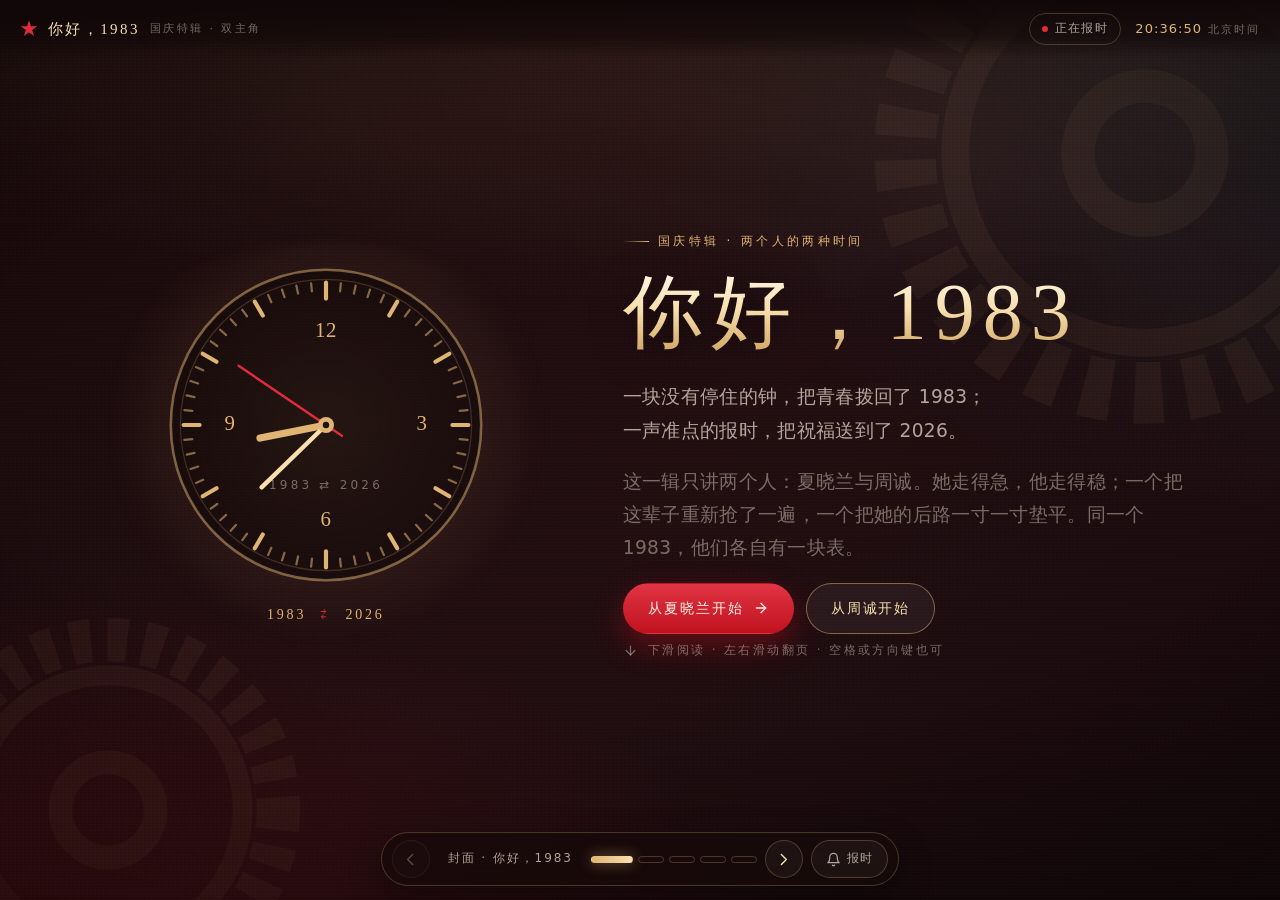
<file: index.html>
<!DOCTYPE html>
<html lang="zh-CN">
<head>
<meta charset="utf-8">
<meta name="viewport" content="width=device-width, initial-scale=1, viewport-fit=cover">
<title>你好，1983 · 国庆特辑 | 封面</title>
<meta name="description" content="以电视剧《你好，1983》两位主角夏晓兰与周诚的视角，带钟元素的国庆祝福多页面滑动项目。">
<link rel="stylesheet" href="assets/css/style.css">
</head>
<body data-page="0">

<div class="bg" aria-hidden="true">
  <svg class="bg__gear bg__gear--a" viewBox="0 0 100 100">
    <circle cx="50" cy="50" r="43" fill="none" stroke="currentColor" stroke-width="11" stroke-dasharray="5 4.2"></circle>
    <circle cx="50" cy="50" r="34" fill="none" stroke="currentColor" stroke-width="5"></circle>
    <circle cx="50" cy="50" r="12" fill="none" stroke="currentColor" stroke-width="6"></circle>
  </svg>
  <svg class="bg__gear bg__gear--b" viewBox="0 0 100 100">
    <circle cx="50" cy="50" r="43" fill="none" stroke="currentColor" stroke-width="11" stroke-dasharray="5 4.2"></circle>
    <circle cx="50" cy="50" r="34" fill="none" stroke="currentColor" stroke-width="5"></circle>
    <circle cx="50" cy="50" r="12" fill="none" stroke="currentColor" stroke-width="6"></circle>
  </svg>
  <div class="bg__vignette"></div>
</div>

<div class="progress" data-progress></div>

<header class="topbar">
  <div class="brand">
    <svg viewBox="0 0 100 100" aria-hidden="true"><path fill="currentColor" d="M50 2 L60.78 35.16 L95.66 35.17 L67.44 55.67 L78.21 88.83 L50 68.34 L21.79 88.83 L32.56 55.67 L4.34 35.17 L39.22 35.16 Z"></path></svg>
    <span>你好，1983</span>
    <span class="brand__sub">国庆特辑 · 双主角</span>
  </div>
  <div class="topbar__spacer"></div>
  <span class="livedot"><i></i> 正在报时</span>
  <span class="topbar__clock"><span data-now>--:--:--</span><small>北京时间</small></span>
</header>

<main class="deck">

  <!-- 1 / 封面 -->
  <section class="slide">
    <div class="wrap cover">
      <div class="cover__clock reveal">
        <div class="cover__halo" aria-hidden="true"></div>
        <div class="clock" data-clock data-mode="live" data-rewind data-clock-label="1983 ⇄ 2026"></div>
        <div class="cover__years"><b>1983</b><span class="cover__arrow">⇄</span><b>2026</b></div>
      </div>
      <div class="cover__copy">
        <p class="kicker reveal">国庆特辑 · 两个人的两种时间</p>
        <h1 class="title-xl reveal">你好，1983</h1>
        <p class="lead reveal">一块没有停住的钟，把青春拨回了 1983；<br>一声准点的报时，把祝福送到了 2026。</p>
        <p class="lead reveal muted">这一辑只讲两个人：夏晓兰与周诚。她走得急，他走得稳；一个把这辈子重新抢了一遍，一个把她的后路一寸一寸垫平。同一个 1983，他们各自有一块表。</p>
        <div class="actions reveal">
          <a class="btn btn--primary" href="xiaxiaolan.html">
            从夏晓兰开始
            <svg viewBox="0 0 24 24" fill="none" stroke="currentColor" stroke-width="2" stroke-linecap="round" stroke-linejoin="round" aria-hidden="true"><path d="M5 12h14"></path><path d="M12 5l7 7-7 7"></path></svg>
          </a>
          <a class="btn" href="zhoucheng.html">从周诚开始</a>
        </div>
        <p class="hint reveal">
          <svg viewBox="0 0 24 24" fill="none" stroke="currentColor" stroke-width="2" stroke-linecap="round" stroke-linejoin="round" aria-hidden="true"><path d="M12 5v14"></path><path d="M5 12l7 7 7-7"></path></svg>
          下滑阅读 · 左右滑动翻页 · 空格或方向键也可
        </p>
      </div>
    </div>
  </section>

  <!-- 2 / 引言 -->
  <section class="slide">
    <div class="wrap">
      <div class="panel panel--paper corner-frame">
        <p class="kicker reveal">第一章 · 时间的开关</p>
        <h2 class="title-lg reveal">一块钟表掉在地上，命运开始倒着走</h2>
        <hr class="rule">
        <p class="lead reveal">故事从一枚钟表开始。除夕之夜，现代女高管夏晓兰陷入绝境，手中的钟表跌落在地，指针飞速回转 —— 再睁眼，她已经成了 1983 年那个十八岁的农村姑娘。</p>
        <p class="lead reveal">也正是从这一天起，另一个人的时间被拨动了：那个叫周诚的年轻人第一次看见她，是在她被三个混混围住的街上。她没有哭，也没有求人，当着所有人的面把自己的清白讨了回来。他记住了这个姑娘，也记住了她身上那股"不等人来救"的劲儿。</p>
        <hr class="rule">
        <div class="meter">
          <div class="meter__cell reveal">
            <span class="meter__k">那一年 · 1983</span>
            <span class="meter__v">首届央视春晚现场直播</span>
          </div>
          <div class="meter__cell reveal">
            <span class="meter__k">田野之上</span>
            <span class="meter__v">家庭联产承包责任制全面推行</span>
          </div>
          <div class="meter__cell reveal">
            <span class="meter__k">时代口号</span>
            <span class="meter__v">“时间就是金钱，效率就是生命”</span>
          </div>
        </div>
      </div>
    </div>
  </section>

  <!-- 3 / 两位主角 -->
  <section class="slide">
    <div class="wrap">
      <p class="kicker reveal">第二章 · 两个人的两种时间</p>
      <h2 class="title-lg reveal" style="margin-top:12px">这一年，他们各自有一块表</h2>
      <p class="lead reveal muted" style="margin-top:12px">一块走得急，一块走得稳。点开任意一位，也可以在页面上左右滑动翻页。</p>
      <div class="people" style="margin-top:26px">
        <a class="pcard pcard--lg reveal" href="xiaxiaolan.html">
          <span class="pcard__no">主角 01</span>
          <span class="pcard__name">夏晓兰</span>
          <span class="pcard__role">破局者 · 秒针</span>
          <span class="pcard__desc">知识改变命运，勇气改变坐标。</span>
          <span class="pcard__desc">她从最窄的那条路出发，把这个时代给她的每一分不利，都换成了筹码。</span>
          <svg class="pcard__glyph" viewBox="0 0 100 100" fill="none" stroke="currentColor" stroke-width="4" aria-hidden="true">
            <circle cx="50" cy="52" r="32" stroke-width="3"></circle>
            <line x1="50" y1="52" x2="50" y2="18" stroke-width="5" stroke-linecap="round"></line>
            <line x1="50" y1="52" x2="74" y2="66" stroke-width="3.5" stroke-linecap="round"></line>
          </svg>
        </a>
        <a class="pcard pcard--lg reveal" href="zhoucheng.html">
          <span class="pcard__no">主角 02</span>
          <span class="pcard__name">周诚</span>
          <span class="pcard__role">守护者 · 钟摆</span>
          <span class="pcard__desc">不喧哗，自有声。</span>
          <span class="pcard__desc">他不出风头，也不退半步；他的锋芒只朝外，从不朝着自己在乎的人。</span>
          <svg class="pcard__glyph" viewBox="0 0 100 100" fill="none" stroke="currentColor" stroke-width="4" aria-hidden="true">
            <rect x="30" y="8" width="40" height="10" rx="4" stroke-width="3"></rect>
            <line x1="50" y1="18" x2="62" y2="62" stroke-width="3" stroke-linecap="round"></line>
            <circle cx="62" cy="74" r="13"></circle>
          </svg>
        </a>
      </div>
      <div class="actions reveal" style="margin-top:24px;justify-content:center">
        <a class="btn" href="two-views.html">同一段路，两个人怎么读
          <svg viewBox="0 0 24 24" fill="none" stroke="currentColor" stroke-width="2" stroke-linecap="round" stroke-linejoin="round" aria-hidden="true"><path d="M5 12h14"></path><path d="M12 5l7 7-7 7"></path></svg>
        </a>
      </div>
    </div>
  </section>

</main>

<nav class="nav" aria-label="翻页与进度">
  <div class="nav__inner">
    <button type="button" class="nav__btn" data-prev aria-label="上一页">
      <svg viewBox="0 0 24 24" fill="none" stroke="currentColor" stroke-width="2" stroke-linecap="round" stroke-linejoin="round" aria-hidden="true"><path d="M15 5 8 12l7 7"></path></svg>
    </button>
    <span class="nav__label" data-label>封面</span>
    <div class="dots" data-dots></div>
    <button type="button" class="nav__btn" data-next aria-label="下一页">
      <svg viewBox="0 0 24 24" fill="none" stroke="currentColor" stroke-width="2" stroke-linecap="round" stroke-linejoin="round" aria-hidden="true"><path d="M9 5l7 7-7 7"></path></svg>
    </button>
    <button type="button" class="nav__bell" data-bell aria-pressed="false" aria-label="开启整点报时钟声">
      <svg viewBox="0 0 24 24" fill="none" stroke="currentColor" stroke-width="2" stroke-linecap="round" stroke-linejoin="round" aria-hidden="true"><path d="M18 8a6 6 0 1 0-12 0c0 7-3 9-3 9h18s-3-2-3-9"></path><path d="M13.7 21a2 2 0 0 1-3.4 0"></path></svg>
      <span>报时</span>
    </button>
  </div>
</nav>

<script src="assets/js/app.js"></script>
</body>
</html>
</file>
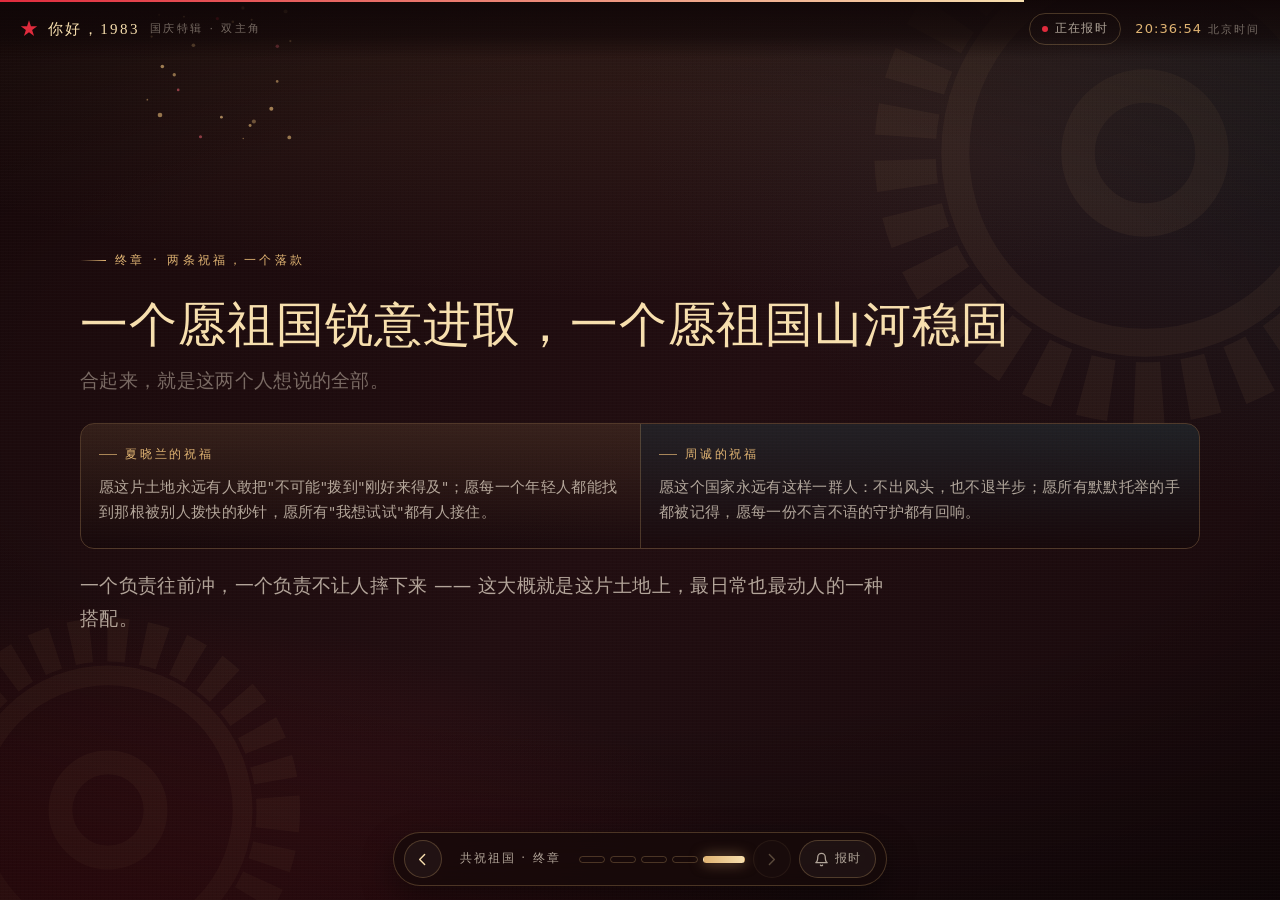
<file: blessing.html>
<!DOCTYPE html>
<html lang="zh-CN">
<head>
<meta charset="utf-8">
<meta name="viewport" content="width=device-width, initial-scale=1, viewport-fit=cover">
<title>共祝祖国 · 终章 | 你好，1983 · 国庆特辑</title>
<meta name="description" content="夏晓兰与周诚的两条祝福，合起来就是这两个人想说的全部。">
<link rel="stylesheet" href="assets/css/style.css">
</head>
<body data-page="4">

<div class="bg" aria-hidden="true">
  <svg class="bg__gear bg__gear--a" viewBox="0 0 100 100">
    <circle cx="50" cy="50" r="43" fill="none" stroke="currentColor" stroke-width="11" stroke-dasharray="5 4.2"></circle>
    <circle cx="50" cy="50" r="34" fill="none" stroke="currentColor" stroke-width="5"></circle>
    <circle cx="50" cy="50" r="12" fill="none" stroke="currentColor" stroke-width="6"></circle>
  </svg>
  <svg class="bg__gear bg__gear--b" viewBox="0 0 100 100">
    <circle cx="50" cy="50" r="43" fill="none" stroke="currentColor" stroke-width="11" stroke-dasharray="5 4.2"></circle>
    <circle cx="50" cy="50" r="34" fill="none" stroke="currentColor" stroke-width="5"></circle>
    <circle cx="50" cy="50" r="12" fill="none" stroke="currentColor" stroke-width="6"></circle>
  </svg>
  <div class="bg__vignette"></div>
</div>

<canvas class="spark" data-fireworks aria-hidden="true"></canvas>

<div class="progress" data-progress></div>

<header class="topbar">
  <div class="brand">
    <svg viewBox="0 0 100 100" aria-hidden="true"><path fill="currentColor" d="M50 2 L60.78 35.16 L95.66 35.17 L67.44 55.67 L78.21 88.83 L50 68.34 L21.79 88.83 L32.56 55.67 L4.34 35.17 L39.22 35.16 Z"></path></svg>
    <span>你好，1983</span>
    <span class="brand__sub">国庆特辑 · 双主角</span>
  </div>
  <div class="topbar__spacer"></div>
  <span class="livedot"><i></i> 正在报时</span>
  <span class="topbar__clock"><span data-now>--:--:--</span><small>北京时间</small></span>
</header>

<main class="deck">

  <!-- 1 · 两条祝福 -->
  <section class="slide">
    <div class="wrap">
      <p class="kicker reveal">终章 · 两条祝福，一个落款</p>
      <h2 class="title-lg reveal" style="margin-top:12px">一个愿祖国锐意进取，一个愿祖国山河稳固</h2>
      <p class="lead reveal muted" style="margin-top:10px">合起来，就是这两个人想说的全部。</p>
      <div class="pairs">
        <div class="pair reveal">
          <div class="pair__side pair__side--her">
            <span class="pair__who"><i></i> 夏晓兰的祝福</span>
            <p class="pair__p">愿这片土地永远有人敢把"不可能"拨到"刚好来得及"；愿每一个年轻人都能找到那根被别人拨快的秒针，愿所有"我想试试"都有人接住。</p>
          </div>
          <div class="pair__side pair__side--him">
            <span class="pair__who"><i></i> 周诚的祝福</span>
            <p class="pair__p">愿这个国家永远有这样一群人：不出风头，也不退半步；愿所有默默托举的手都被记得，愿每一份不言不语的守护都有回响。</p>
          </div>
        </div>
      </div>
      <p class="lead reveal" style="margin-top:20px">一个负责往前冲，一个负责不让人摔下来 —— 这大概就是这片土地上，最日常也最动人的一种搭配。</p>
    </div>
  </section>

  <!-- 2 · 共祝祖国 -->
  <section class="slide">
    <div class="wrap" style="display:grid;gap:20px;justify-items:center">
      <svg class="reveal" viewBox="0 0 240 68" style="width:min(100%,340px);color:var(--gold)" aria-hidden="true">
        <g stroke="currentColor" fill="none" stroke-width="1.6">
          <line x1="4" y1="6" x2="236" y2="6"></line>
          <line x1="36" y1="6" x2="36" y2="18"></line>
          <ellipse cx="36" cy="32" rx="10" ry="13" fill="rgba(224,43,61,.55)"></ellipse>
          <line x1="36" y1="45" x2="36" y2="62"></line>
          <line x1="96" y1="6" x2="96" y2="14"></line>
          <ellipse cx="96" cy="28" rx="10" ry="13" fill="rgba(224,43,61,.55)"></ellipse>
          <line x1="96" y1="41" x2="96" y2="58"></line>
          <line x1="156" y1="6" x2="156" y2="18"></line>
          <ellipse cx="156" cy="32" rx="10" ry="13" fill="rgba(224,43,61,.55)"></ellipse>
          <line x1="156" y1="45" x2="156" y2="62"></line>
          <line x1="216" y1="6" x2="216" y2="14"></line>
          <ellipse cx="216" cy="28" rx="10" ry="13" fill="rgba(224,43,61,.55)"></ellipse>
          <line x1="216" y1="41" x2="216" y2="58"></line>
        </g>
      </svg>
      <div class="bless reveal">
        <svg class="bless__star" viewBox="0 0 100 100" aria-hidden="true"><path fill="currentColor" d="M50 2 L60.78 35.16 L95.66 35.17 L67.44 55.67 L78.21 88.83 L50 68.34 L21.79 88.83 L32.56 55.67 L4.34 35.17 L39.22 35.16 Z"></path></svg>
        <p class="kicker kicker--center">国庆祝福 · 两个人的合页</p>
        <h2 class="bless__title">愿你我都好，愿祖国更好</h2>
        <p class="bless__text">1983 的钟声停在记忆里，2026 的指针正走在脚下。愿每一份认真都被看见，每一段努力都有回响，每一个普通人的日子，都亮亮堂堂。</p>
        <p class="bless__text">祝伟大的祖国：繁荣昌盛，国泰民安，山河锦绣，岁岁平安。</p>
        <div class="bless__chars"><span>祖</span><span>国</span><span>万</span><span>岁</span></div>
        <p class="bless__sign">2026 年 10 月 1 日 · 国庆</p>
      </div>
    </div>
  </section>

  <!-- 3 · 尾声 -->
  <section class="slide">
    <div class="wrap oracle">
      <div class="clock oracle__clock oracle__clock--sm reveal" data-clock data-mode="fixed" data-time="10:01" data-clock-label="2026 · 10 · 01"></div>
      <p class="kicker kicker--center reveal">尾声 · 钟不停，人向前</p>
      <h2 class="title-lg reveal">两块表，走的是同一个时间</h2>
      <p class="oracle__line reveal">钟表只会往前走。1983 年那些读书的夜晚、摆摊的清晨、咬牙的瞬间，最后都成了今天的底气。愿我们也一样 —— 有人往前冲，有人守在后面，把每一个今天，都走成值得回忆的那一年。</p>
      <div class="actions reveal" style="justify-content:center">
        <a class="btn btn--primary" href="index.html">回到封面，再翻一遍</a>
        <a class="btn" href="two-views.html">再看一次双视角</a>
      </div>
    </div>
  </section>

</main>

<nav class="nav" aria-label="翻页与进度">
  <div class="nav__inner">
    <button type="button" class="nav__btn" data-prev aria-label="上一页">
      <svg viewBox="0 0 24 24" fill="none" stroke="currentColor" stroke-width="2" stroke-linecap="round" stroke-linejoin="round" aria-hidden="true"><path d="M15 5 8 12l7 7"></path></svg>
    </button>
    <span class="nav__label" data-label>共祝祖国</span>
    <div class="dots" data-dots></div>
    <button type="button" class="nav__btn" data-next aria-label="下一页">
      <svg viewBox="0 0 24 24" fill="none" stroke="currentColor" stroke-width="2" stroke-linecap="round" stroke-linejoin="round" aria-hidden="true"><path d="M9 5l7 7-7 7"></path></svg>
    </button>
    <button type="button" class="nav__bell" data-bell aria-pressed="false" aria-label="开启整点报时钟声">
      <svg viewBox="0 0 24 24" fill="none" stroke="currentColor" stroke-width="2" stroke-linecap="round" stroke-linejoin="round" aria-hidden="true"><path d="M18 8a6 6 0 1 0-12 0c0 7-3 9-3 9h18s-3-2-3-9"></path><path d="M13.7 21a2 2 0 0 1-3.4 0"></path></svg>
      <span>报时</span>
    </button>
  </div>
</nav>

<script src="assets/js/app.js"></script>
</body>
</html>
</file>
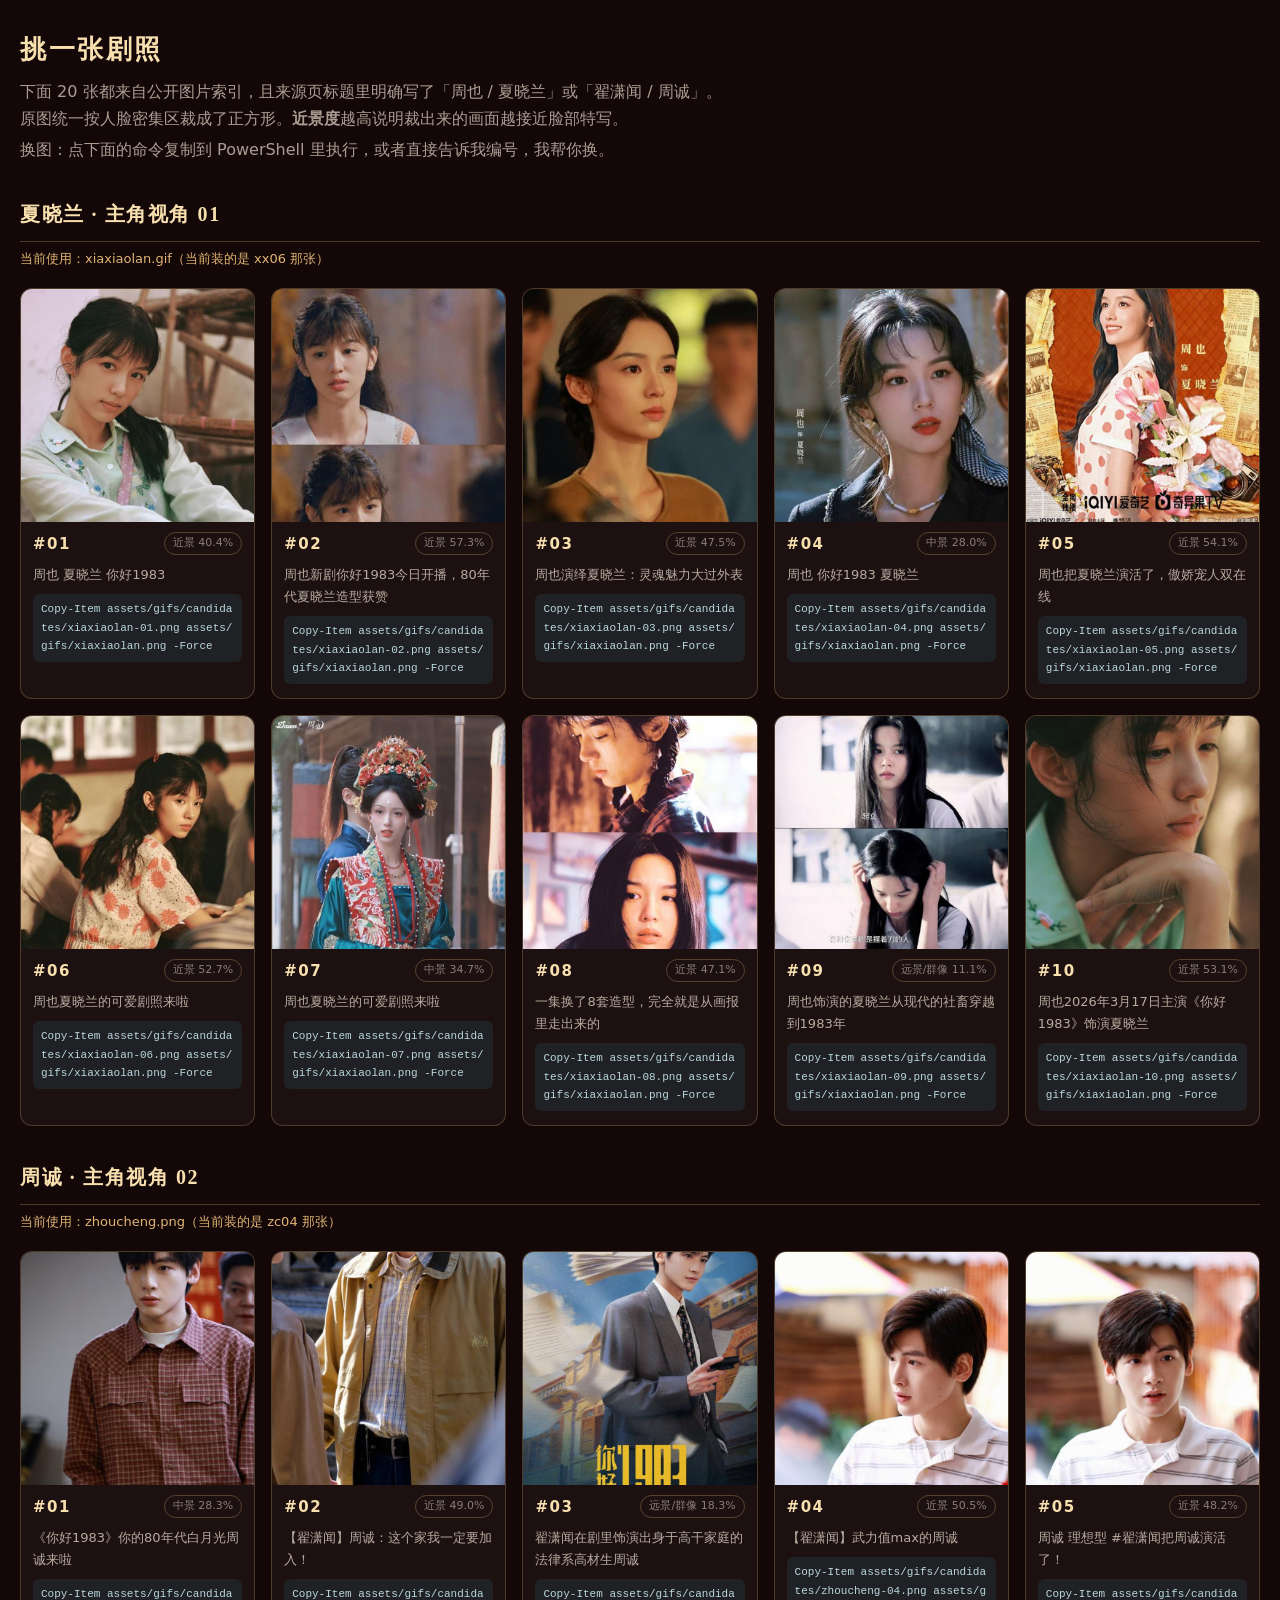
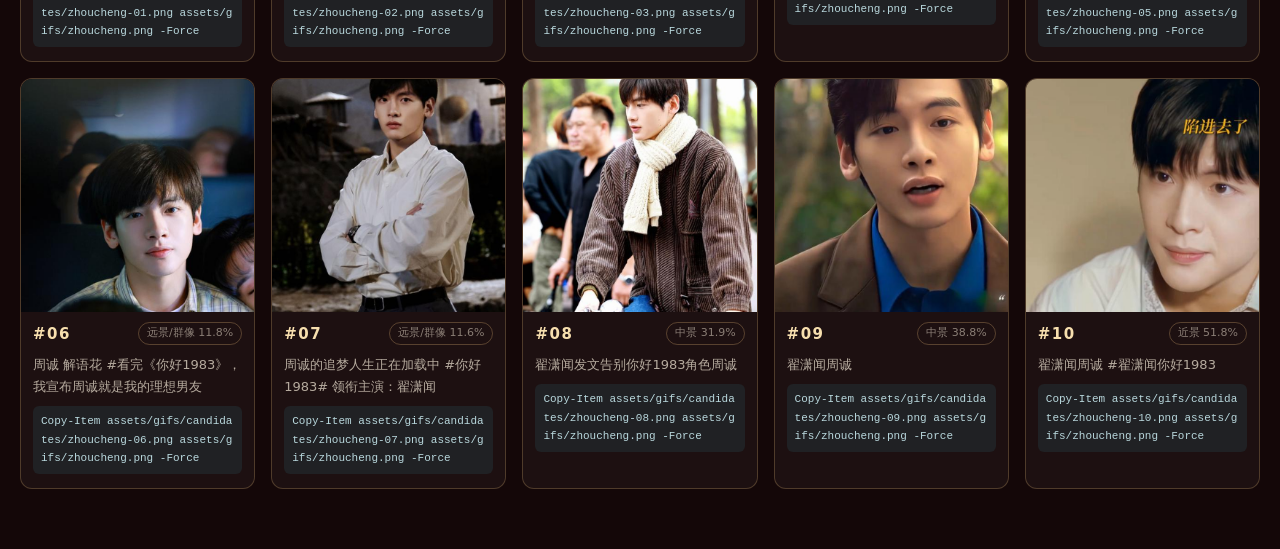
<file: pick-image.html>
<!DOCTYPE html>
<html lang="zh-CN">
<head>
<meta charset="utf-8">
<meta name="viewport" content="width=device-width, initial-scale=1">
<title>选图 · 你好1983 国庆特辑</title>
<style>
  :root { color-scheme: dark; }
  * { box-sizing: border-box; }
  body { margin: 0; padding: 28px 20px 60px; background: #140708; color: #f7ecda;
         font-family: "PingFang SC", "Microsoft YaHei", system-ui, sans-serif; line-height: 1.7; }
  h1 { font-family: "Songti SC", serif; font-size: 1.6rem; letter-spacing: .1em; color: #f7dfae; margin: 0 0 6px; }
  h2 { font-family: "Songti SC", serif; font-size: 1.25rem; letter-spacing: .08em; color: #f7dfae;
        margin: 34px 0 4px; padding-bottom: 10px; border-bottom: 1px solid rgba(224,180,115,.28); }
  .lead { color: rgba(247,236,218,.66); max-width: 60em; margin: 0 0 4px; }
  .now { color: #e0b473; font-size: 13px; margin: 6px 0 0; }
  .grid { display: grid; grid-template-columns: repeat(auto-fill, minmax(200px, 1fr)); gap: 16px; margin-top: 18px; }
  .card { margin: 0; border: 1px solid rgba(224,180,115,.26); border-radius: 12px; overflow: hidden;
           background: rgba(255,255,255,.04); }
  .card img { display: block; width: 100%; aspect-ratio: 1/1; object-fit: cover; }
  .card figcaption { padding: 10px 12px 14px; font-size: 13px; }
  .card b { color: #f7dfae; font-size: 15px; letter-spacing: .1em; }
  .near { float: right; font-size: 11px; color: rgba(247,236,218,.5); border: 1px solid rgba(224,180,115,.3);
           border-radius: 99px; padding: 1px 8px; }
  .src { margin: 6px 0 8px; color: rgba(247,236,218,.7); }
  code { display: block; font-size: 11px; word-break: break-all; color: #b9d8dd;
          background: rgba(45,109,120,.18); border-radius: 6px; padding: 6px 8px; }
</style>
</head>
<body>
  <h1>挑一张剧照</h1>
  <p class="lead">下面 20 张都来自公开图片索引，且来源页标题里明确写了「周也 / 夏晓兰」或「翟潇闻 / 周诚」。<br>
  原图统一按人脸密集区裁成了正方形。<b>近景度</b>越高说明裁出来的画面越接近脸部特写。</p>
  <p class="lead">换图：点下面的命令复制到 PowerShell 里执行，或者直接告诉我编号，我帮你换。</p>

  <section>
    <h2>夏晓兰 · 主角视角 01</h2>
    <p class="now">当前使用：xiaxiaolan.gif（当前装的是 xx06 那张）</p>
    <div class="grid">
      <figure class="card">
        <img src="assets/gifs/candidates/xiaxiaolan-01.png" alt="夏晓兰 · 主角视角 01 候选 1">
        <figcaption>
          <b>#01</b> <span class="near">近景 40.4%</span>
          <p class="src">周也 夏晓兰 你好1983</p>
          <code>Copy-Item assets/gifs/candidates/xiaxiaolan-01.png assets/gifs/xiaxiaolan.png -Force</code>
        </figcaption>
      </figure>
      <figure class="card">
        <img src="assets/gifs/candidates/xiaxiaolan-02.png" alt="夏晓兰 · 主角视角 01 候选 2">
        <figcaption>
          <b>#02</b> <span class="near">近景 57.3%</span>
          <p class="src">周也新剧你好1983今日开播，80年代夏晓兰造型获赞</p>
          <code>Copy-Item assets/gifs/candidates/xiaxiaolan-02.png assets/gifs/xiaxiaolan.png -Force</code>
        </figcaption>
      </figure>
      <figure class="card">
        <img src="assets/gifs/candidates/xiaxiaolan-03.png" alt="夏晓兰 · 主角视角 01 候选 3">
        <figcaption>
          <b>#03</b> <span class="near">近景 47.5%</span>
          <p class="src">周也演绎夏晓兰：灵魂魅力大过外表</p>
          <code>Copy-Item assets/gifs/candidates/xiaxiaolan-03.png assets/gifs/xiaxiaolan.png -Force</code>
        </figcaption>
      </figure>
      <figure class="card">
        <img src="assets/gifs/candidates/xiaxiaolan-04.png" alt="夏晓兰 · 主角视角 01 候选 4">
        <figcaption>
          <b>#04</b> <span class="near">中景 28.0%</span>
          <p class="src">周也 你好1983 夏晓兰</p>
          <code>Copy-Item assets/gifs/candidates/xiaxiaolan-04.png assets/gifs/xiaxiaolan.png -Force</code>
        </figcaption>
      </figure>
      <figure class="card">
        <img src="assets/gifs/candidates/xiaxiaolan-05.png" alt="夏晓兰 · 主角视角 01 候选 5">
        <figcaption>
          <b>#05</b> <span class="near">近景 54.1%</span>
          <p class="src">周也把夏晓兰演活了，傲娇宠人双在线</p>
          <code>Copy-Item assets/gifs/candidates/xiaxiaolan-05.png assets/gifs/xiaxiaolan.png -Force</code>
        </figcaption>
      </figure>
      <figure class="card">
        <img src="assets/gifs/candidates/xiaxiaolan-06.png" alt="夏晓兰 · 主角视角 01 候选 6">
        <figcaption>
          <b>#06</b> <span class="near">近景 52.7%</span>
          <p class="src">周也夏晓兰的可爱剧照来啦</p>
          <code>Copy-Item assets/gifs/candidates/xiaxiaolan-06.png assets/gifs/xiaxiaolan.png -Force</code>
        </figcaption>
      </figure>
      <figure class="card">
        <img src="assets/gifs/candidates/xiaxiaolan-07.png" alt="夏晓兰 · 主角视角 01 候选 7">
        <figcaption>
          <b>#07</b> <span class="near">中景 34.7%</span>
          <p class="src">周也夏晓兰的可爱剧照来啦</p>
          <code>Copy-Item assets/gifs/candidates/xiaxiaolan-07.png assets/gifs/xiaxiaolan.png -Force</code>
        </figcaption>
      </figure>
      <figure class="card">
        <img src="assets/gifs/candidates/xiaxiaolan-08.png" alt="夏晓兰 · 主角视角 01 候选 8">
        <figcaption>
          <b>#08</b> <span class="near">近景 47.1%</span>
          <p class="src">一集换了8套造型，完全就是从画报里走出来的</p>
          <code>Copy-Item assets/gifs/candidates/xiaxiaolan-08.png assets/gifs/xiaxiaolan.png -Force</code>
        </figcaption>
      </figure>
      <figure class="card">
        <img src="assets/gifs/candidates/xiaxiaolan-09.png" alt="夏晓兰 · 主角视角 01 候选 9">
        <figcaption>
          <b>#09</b> <span class="near">远景/群像 11.1%</span>
          <p class="src">周也饰演的夏晓兰从现代的社畜穿越到1983年</p>
          <code>Copy-Item assets/gifs/candidates/xiaxiaolan-09.png assets/gifs/xiaxiaolan.png -Force</code>
        </figcaption>
      </figure>
      <figure class="card">
        <img src="assets/gifs/candidates/xiaxiaolan-10.png" alt="夏晓兰 · 主角视角 01 候选 10">
        <figcaption>
          <b>#10</b> <span class="near">近景 53.1%</span>
          <p class="src">周也2026年3月17日主演《你好1983》饰演夏晓兰</p>
          <code>Copy-Item assets/gifs/candidates/xiaxiaolan-10.png assets/gifs/xiaxiaolan.png -Force</code>
        </figcaption>
      </figure>
    </div>
  </section>

  <section>
    <h2>周诚 · 主角视角 02</h2>
    <p class="now">当前使用：zhoucheng.png（当前装的是 zc04 那张）</p>
    <div class="grid">
      <figure class="card">
        <img src="assets/gifs/candidates/zhoucheng-01.png" alt="周诚 · 主角视角 02 候选 1">
        <figcaption>
          <b>#01</b> <span class="near">中景 28.3%</span>
          <p class="src">《你好1983》你的80年代白月光周诚来啦</p>
          <code>Copy-Item assets/gifs/candidates/zhoucheng-01.png assets/gifs/zhoucheng.png -Force</code>
        </figcaption>
      </figure>
      <figure class="card">
        <img src="assets/gifs/candidates/zhoucheng-02.png" alt="周诚 · 主角视角 02 候选 2">
        <figcaption>
          <b>#02</b> <span class="near">近景 49.0%</span>
          <p class="src">【翟潇闻】周诚：这个家我一定要加入！</p>
          <code>Copy-Item assets/gifs/candidates/zhoucheng-02.png assets/gifs/zhoucheng.png -Force</code>
        </figcaption>
      </figure>
      <figure class="card">
        <img src="assets/gifs/candidates/zhoucheng-03.png" alt="周诚 · 主角视角 02 候选 3">
        <figcaption>
          <b>#03</b> <span class="near">远景/群像 18.3%</span>
          <p class="src">翟潇闻在剧里饰演出身于高干家庭的法律系高材生周诚</p>
          <code>Copy-Item assets/gifs/candidates/zhoucheng-03.png assets/gifs/zhoucheng.png -Force</code>
        </figcaption>
      </figure>
      <figure class="card">
        <img src="assets/gifs/candidates/zhoucheng-04.png" alt="周诚 · 主角视角 02 候选 4">
        <figcaption>
          <b>#04</b> <span class="near">近景 50.5%</span>
          <p class="src">【翟潇闻】武力值max的周诚</p>
          <code>Copy-Item assets/gifs/candidates/zhoucheng-04.png assets/gifs/zhoucheng.png -Force</code>
        </figcaption>
      </figure>
      <figure class="card">
        <img src="assets/gifs/candidates/zhoucheng-05.png" alt="周诚 · 主角视角 02 候选 5">
        <figcaption>
          <b>#05</b> <span class="near">近景 48.2%</span>
          <p class="src">周诚 理想型 #翟潇闻把周诚演活了！</p>
          <code>Copy-Item assets/gifs/candidates/zhoucheng-05.png assets/gifs/zhoucheng.png -Force</code>
        </figcaption>
      </figure>
      <figure class="card">
        <img src="assets/gifs/candidates/zhoucheng-06.png" alt="周诚 · 主角视角 02 候选 6">
        <figcaption>
          <b>#06</b> <span class="near">远景/群像 11.8%</span>
          <p class="src">周诚 解语花 #看完《你好1983》，我宣布周诚就是我的理想男友</p>
          <code>Copy-Item assets/gifs/candidates/zhoucheng-06.png assets/gifs/zhoucheng.png -Force</code>
        </figcaption>
      </figure>
      <figure class="card">
        <img src="assets/gifs/candidates/zhoucheng-07.png" alt="周诚 · 主角视角 02 候选 7">
        <figcaption>
          <b>#07</b> <span class="near">远景/群像 11.6%</span>
          <p class="src">周诚的追梦人生正在加载中 #你好1983# 领衔主演：翟潇闻</p>
          <code>Copy-Item assets/gifs/candidates/zhoucheng-07.png assets/gifs/zhoucheng.png -Force</code>
        </figcaption>
      </figure>
      <figure class="card">
        <img src="assets/gifs/candidates/zhoucheng-08.png" alt="周诚 · 主角视角 02 候选 8">
        <figcaption>
          <b>#08</b> <span class="near">中景 31.9%</span>
          <p class="src">翟潇闻发文告别你好1983角色周诚</p>
          <code>Copy-Item assets/gifs/candidates/zhoucheng-08.png assets/gifs/zhoucheng.png -Force</code>
        </figcaption>
      </figure>
      <figure class="card">
        <img src="assets/gifs/candidates/zhoucheng-09.png" alt="周诚 · 主角视角 02 候选 9">
        <figcaption>
          <b>#09</b> <span class="near">中景 38.8%</span>
          <p class="src">翟潇闻周诚</p>
          <code>Copy-Item assets/gifs/candidates/zhoucheng-09.png assets/gifs/zhoucheng.png -Force</code>
        </figcaption>
      </figure>
      <figure class="card">
        <img src="assets/gifs/candidates/zhoucheng-10.png" alt="周诚 · 主角视角 02 候选 10">
        <figcaption>
          <b>#10</b> <span class="near">近景 51.8%</span>
          <p class="src">翟潇闻周诚 #翟潇闻你好1983</p>
          <code>Copy-Item assets/gifs/candidates/zhoucheng-10.png assets/gifs/zhoucheng.png -Force</code>
        </figcaption>
      </figure>
    </div>
  </section>
</body>
</html>
</file>
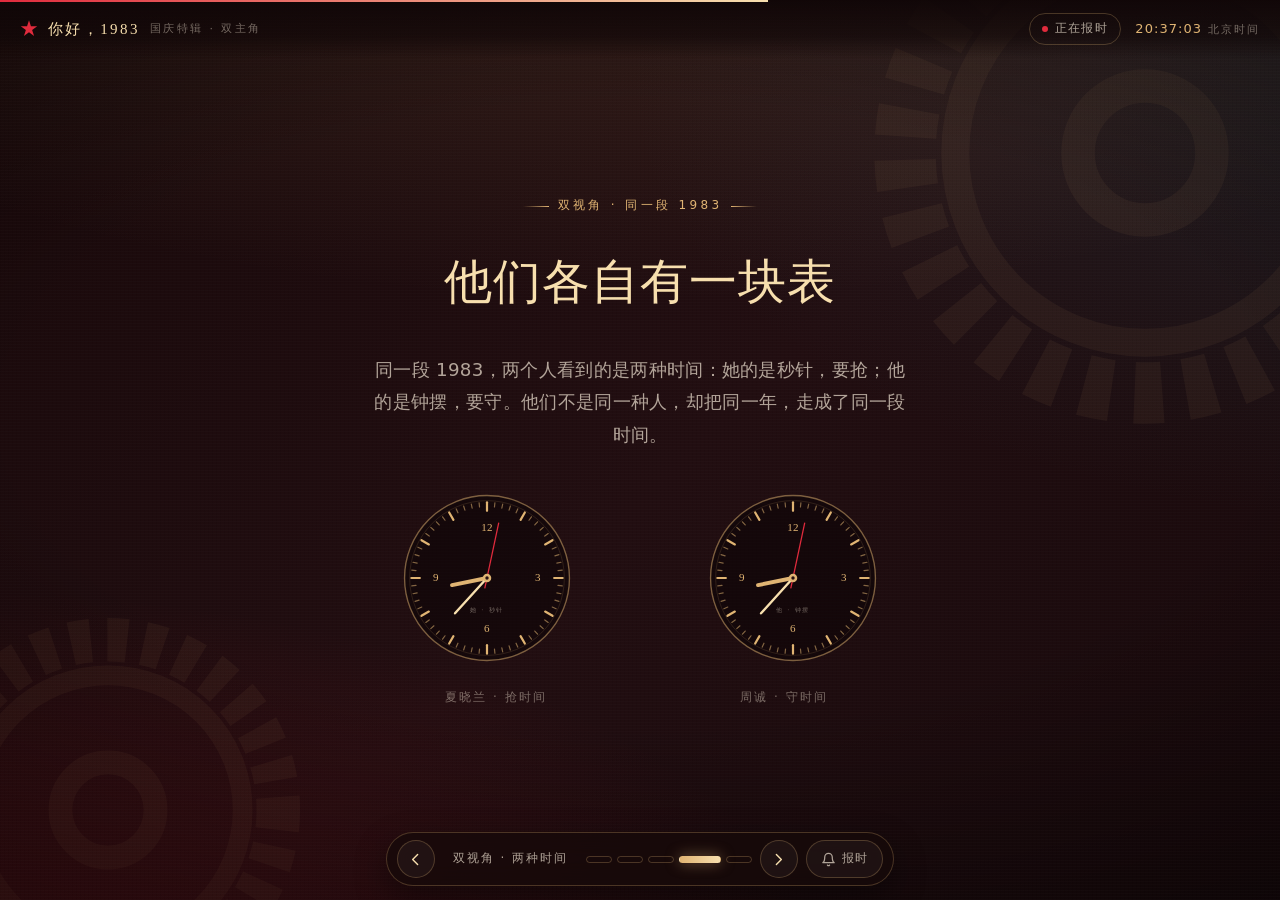
<file: two-views.html>
<!DOCTYPE html>
<html lang="zh-CN">
<head>
<meta charset="utf-8">
<meta name="viewport" content="width=device-width, initial-scale=1, viewport-fit=cover">
<title>双视角 · 两种时间 | 你好，1983 · 国庆特辑</title>
<meta name="description" content="同一段 1983，夏晓兰与周诚的两种读法：快与慢、进与守、一个人的倔强与两个人的底气。">
<link rel="stylesheet" href="assets/css/style.css">
</head>
<body data-page="3">

<div class="bg" aria-hidden="true">
  <svg class="bg__gear bg__gear--a" viewBox="0 0 100 100">
    <circle cx="50" cy="50" r="43" fill="none" stroke="currentColor" stroke-width="11" stroke-dasharray="5 4.2"></circle>
    <circle cx="50" cy="50" r="34" fill="none" stroke="currentColor" stroke-width="5"></circle>
    <circle cx="50" cy="50" r="12" fill="none" stroke="currentColor" stroke-width="6"></circle>
  </svg>
  <svg class="bg__gear bg__gear--b" viewBox="0 0 100 100">
    <circle cx="50" cy="50" r="43" fill="none" stroke="currentColor" stroke-width="11" stroke-dasharray="5 4.2"></circle>
    <circle cx="50" cy="50" r="34" fill="none" stroke="currentColor" stroke-width="5"></circle>
    <circle cx="50" cy="50" r="12" fill="none" stroke="currentColor" stroke-width="6"></circle>
  </svg>
  <div class="bg__vignette"></div>
</div>

<div class="progress" data-progress></div>

<header class="topbar">
  <div class="brand">
    <svg viewBox="0 0 100 100" aria-hidden="true"><path fill="currentColor" d="M50 2 L60.78 35.16 L95.66 35.17 L67.44 55.67 L78.21 88.83 L50 68.34 L21.79 88.83 L32.56 55.67 L4.34 35.17 L39.22 35.16 Z"></path></svg>
    <span>你好，1983</span>
    <span class="brand__sub">国庆特辑 · 双主角</span>
  </div>
  <div class="topbar__spacer"></div>
  <span class="livedot"><i></i> 正在报时</span>
  <span class="topbar__clock"><span data-now>--:--:--</span><small>北京时间</small></span>
</header>

<main class="deck">

  <!-- 1 · 引子：两块表 -->
  <section class="slide">
    <div class="wrap oracle">
      <p class="kicker kicker--center reveal">双视角 · 同一段 1983</p>
      <h2 class="title-lg reveal">他们各自有一块表</h2>
      <p class="oracle__line reveal">同一段 1983，两个人看到的是两种时间：她的是秒针，要抢；他的是钟摆，要守。他们不是同一种人，却把同一年，走成了同一段时间。</p>
      <div class="reveal" style="display:grid;grid-template-columns:1fr 1fr;gap:clamp(16px,4vw,56px);place-items:center;width:min(100%,560px)">
        <div class="clock oracle__clock--sm" data-clock data-mode="live" data-clock-label="她 · 秒针"></div>
        <div class="clock oracle__clock--sm" data-clock data-mode="live" data-clock-label="他 · 钟摆"></div>
      </div>
      <div class="pair-caption reveal" style="width:min(100%,560px);margin-top:0">
        <span>夏晓兰 · 抢时间</span>
        <span>周诚 · 守时间</span>
      </div>
    </div>
  </section>

  <!-- 2 · 对照一 -->
  <section class="slide">
    <div class="wrap">
      <p class="kicker reveal">视角对读 · 其一</p>
      <h2 class="title-lg reveal" style="margin-top:12px">快与慢</h2>
      <div class="pairs">
        <div class="pair reveal">
          <div class="pair__side pair__side--her">
            <span class="pair__who"><i></i> 夏晓兰的读法</span>
            <p class="pair__p">她永远比时代早走半格。别人还在商量的时候，她的第一步已经迈出去了 —— 机会不等人，那就先去风口站着。</p>
          </div>
          <div class="pair__side pair__side--him">
            <span class="pair__who"><i></i> 周诚的读法</span>
            <p class="pair__p">他把每一摆都摆匀，不抢也不拖。快了会摔，慢了会散；真正能走远的人，靠的是节奏，不是那一口气。</p>
          </div>
        </div>
      </div>
    </div>
  </section>

  <!-- 3 · 对照二 -->
  <section class="slide">
    <div class="wrap">
      <p class="kicker reveal">视角对读 · 其二</p>
      <h2 class="title-lg reveal" style="margin-top:12px">进与守</h2>
      <div class="pairs">
        <div class="pair reveal">
          <div class="pair__side pair__side--her">
            <span class="pair__who"><i></i> 夏晓兰的读法</span>
            <p class="pair__p">她要的是"往前一步"—— 哪怕这一步后面还是坑。她信一件事：站着不动，才是什么都不会有的那种输。</p>
          </div>
          <div class="pair__side pair__side--him">
            <span class="pair__who"><i></i> 周诚的读法</span>
            <p class="pair__p">他要的是"后路不断"—— 她摔十次，就得有十次能站起来。这世上敢往前冲的人不多，能让冲的人安心的人更少。</p>
          </div>
        </div>
      </div>
    </div>
  </section>

  <!-- 4 · 对照三 + 合页 -->
  <section class="slide">
    <div class="wrap">
      <p class="kicker reveal">视角对读 · 其三</p>
      <h2 class="title-lg reveal" style="margin-top:12px">一个人的倔强，两个人的底气</h2>
      <div class="pairs">
        <div class="pair reveal">
          <div class="pair__side pair__side--her">
            <span class="pair__who"><i></i> 夏晓兰的读法</span>
            <p class="pair__p">所有人都说她命好、运气好。只有她自己知道，是有人在身后替她挡住了风 —— 她敢往前的每一步，脚下都垫着别人的功夫。</p>
          </div>
          <div class="pair__side pair__side--him">
            <span class="pair__who"><i></i> 周诚的读法</span>
            <p class="pair__p">他没想过要什么回报，也不想站到台前。他只想让她回头的时候，一定有人在 —— 这就够了。</p>
          </div>
        </div>
      </div>
      <div class="actions reveal" style="margin-top:22px;justify-content:center">
        <a class="btn btn--primary" href="blessing.html">两块表，走的是同一个时间 —— 去看终章
          <svg viewBox="0 0 24 24" fill="none" stroke="currentColor" stroke-width="2" stroke-linecap="round" stroke-linejoin="round" aria-hidden="true"><path d="M5 12h14"></path><path d="M12 5l7 7-7 7"></path></svg>
        </a>
      </div>
    </div>
  </section>

</main>

<nav class="nav" aria-label="翻页与进度">
  <div class="nav__inner">
    <button type="button" class="nav__btn" data-prev aria-label="上一页">
      <svg viewBox="0 0 24 24" fill="none" stroke="currentColor" stroke-width="2" stroke-linecap="round" stroke-linejoin="round" aria-hidden="true"><path d="M15 5 8 12l7 7"></path></svg>
    </button>
    <span class="nav__label" data-label>双视角</span>
    <div class="dots" data-dots></div>
    <button type="button" class="nav__btn" data-next aria-label="下一页">
      <svg viewBox="0 0 24 24" fill="none" stroke="currentColor" stroke-width="2" stroke-linecap="round" stroke-linejoin="round" aria-hidden="true"><path d="M9 5l7 7-7 7"></path></svg>
    </button>
    <button type="button" class="nav__bell" data-bell aria-pressed="false" aria-label="开启整点报时钟声">
      <svg viewBox="0 0 24 24" fill="none" stroke="currentColor" stroke-width="2" stroke-linecap="round" stroke-linejoin="round" aria-hidden="true"><path d="M18 8a6 6 0 1 0-12 0c0 7-3 9-3 9h18s-3-2-3-9"></path><path d="M13.7 21a2 2 0 0 1-3.4 0"></path></svg>
      <span>报时</span>
    </button>
  </div>
</nav>

<script src="assets/js/app.js"></script>
</body>
</html>
</file>
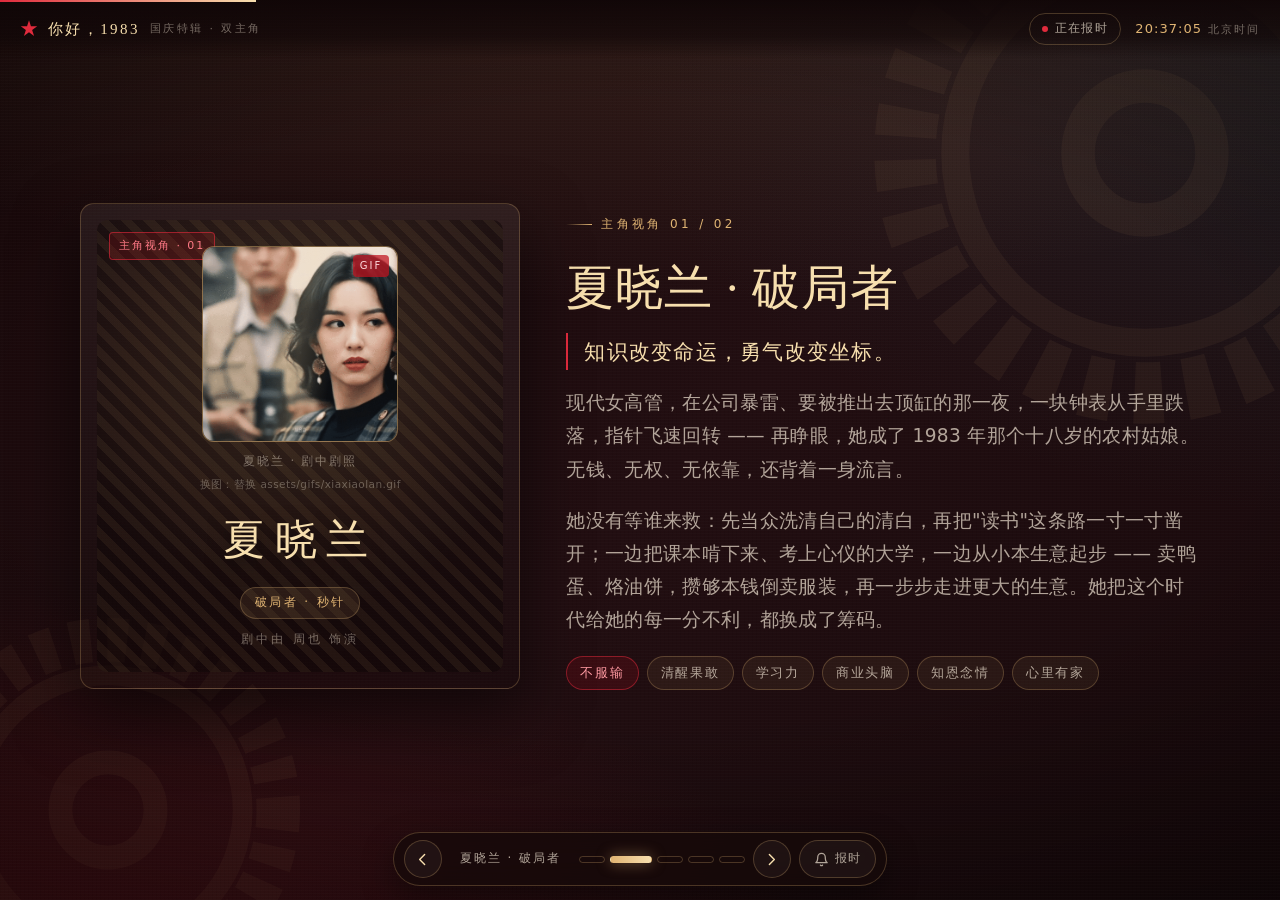
<file: xiaxiaolan.html>
<!DOCTYPE html>
<html lang="zh-CN">
<head>
<meta charset="utf-8">
<meta name="viewport" content="width=device-width, initial-scale=1, viewport-fit=cover">
<title>夏晓兰 · 破局者 | 你好，1983 · 国庆特辑</title>
<meta name="description" content="从夏晓兰的视角读《你好，1983》：她像一根秒针，永远比时代早走半格。">
<link rel="stylesheet" href="assets/css/style.css">
</head>
<body data-page="1">

<div class="bg" aria-hidden="true">
  <svg class="bg__gear bg__gear--a" viewBox="0 0 100 100">
    <circle cx="50" cy="50" r="43" fill="none" stroke="currentColor" stroke-width="11" stroke-dasharray="5 4.2"></circle>
    <circle cx="50" cy="50" r="34" fill="none" stroke="currentColor" stroke-width="5"></circle>
    <circle cx="50" cy="50" r="12" fill="none" stroke="currentColor" stroke-width="6"></circle>
  </svg>
  <svg class="bg__gear bg__gear--b" viewBox="0 0 100 100">
    <circle cx="50" cy="50" r="43" fill="none" stroke="currentColor" stroke-width="11" stroke-dasharray="5 4.2"></circle>
    <circle cx="50" cy="50" r="34" fill="none" stroke="currentColor" stroke-width="5"></circle>
    <circle cx="50" cy="50" r="12" fill="none" stroke="currentColor" stroke-width="6"></circle>
  </svg>
  <div class="bg__vignette"></div>
</div>

<div class="progress" data-progress></div>

<header class="topbar">
  <div class="brand">
    <svg viewBox="0 0 100 100" aria-hidden="true"><path fill="currentColor" d="M50 2 L60.78 35.16 L95.66 35.17 L67.44 55.67 L78.21 88.83 L50 68.34 L21.79 88.83 L32.56 55.67 L4.34 35.17 L39.22 35.16 Z"></path></svg>
    <span>你好，1983</span>
    <span class="brand__sub">国庆特辑 · 双主角</span>
  </div>
  <div class="topbar__spacer"></div>
  <span class="livedot"><i></i> 正在报时</span>
  <span class="topbar__clock"><span data-now>--:--:--</span><small>北京时间</small></span>
</header>

<main class="deck">

  <!-- 1 · 人物卡 -->
  <section class="slide">
    <div class="wrap">
      <div class="persona">
        <div class="portrait reveal">
          <div class="portrait__inner">
            <span class="portrait__seal">主角视角 · 01</span>
            <figure class="actor-gif">
              <div class="actor-gif__frame">
                <span class="actor-gif__chip">GIF</span>
                <img class="actor-gif__img" data-base="assets/gifs/xiaxiaolan" alt="夏晓兰 · 剧中剧照">
                <div class="actor-gif__fallback" aria-hidden="true">
                  <svg viewBox="0 0 120 120" fill="none" stroke="currentColor">
                    <circle cx="60" cy="60" r="46" stroke-width="1.4" opacity=".4"></circle>
                    <circle cx="60" cy="60" r="37" stroke-width="1" opacity=".22"></circle>
                    <line x1="60" y1="18" x2="60" y2="23" stroke-width="1.6" opacity=".7"></line>
                    <line x1="60" y1="97" x2="60" y2="102" stroke-width="1.6" opacity=".7"></line>
                    <line x1="18" y1="60" x2="23" y2="60" stroke-width="1.6" opacity=".7"></line>
                    <line x1="97" y1="60" x2="102" y2="60" stroke-width="1.6" opacity=".7"></line>
                    <g class="ag-spin">
                      <line x1="60" y1="60" x2="60" y2="24" stroke="#e02b3d" stroke-width="1.6" stroke-linecap="round"></line>
                      <line x1="60" y1="60" x2="60" y2="76" stroke="#e02b3d" stroke-width="1.6" stroke-linecap="round"></line>
                    </g>
                    <g class="ag-spin ag-spin--fast">
                      <line x1="60" y1="60" x2="60" y2="34" stroke="#f7dfae" stroke-width="2.2" stroke-linecap="round"></line>
                    </g>
                    <circle cx="60" cy="60" r="4" fill="#e0b473" stroke="none"></circle>
                    <g class="ag-breathe" stroke-width="1.4" stroke-linecap="round">
                      <path d="M26 100 h18"></path>
                      <path d="M56 100 h18"></path>
                      <path d="M86 100 h8" opacity=".45"></path>
                    </g>
                  </svg>
                </div>
                <div class="actor-gif__scan"></div>
              </div>
              <figcaption class="actor-gif__cap">夏晓兰 · 剧中剧照<small>换图：替换 assets/gifs/xiaxiaolan.gif</small></figcaption>
            </figure>
            <div class="portrait__name">夏晓兰</div>
            <div class="portrait__role">破局者 · 秒针</div>
            <div class="portrait__actor">剧中由 周也 饰演</div>
          </div>
        </div>
        <div>
          <p class="kicker reveal">主角视角 01 / 02</p>
          <h2 class="title-lg reveal" style="margin-top:12px">夏晓兰 · 破局者</h2>
          <p class="motto reveal">知识改变命运，勇气改变坐标。</p>
          <p class="lead reveal" style="margin-top:16px">现代女高管，在公司暴雷、要被推出去顶缸的那一夜，一块钟表从手里跌落，指针飞速回转 —— 再睁眼，她成了 1983 年那个十八岁的农村姑娘。无钱、无权、无依靠，还背着一身流言。</p>
          <p class="lead reveal" style="margin-top:12px">她没有等谁来救：先当众洗清自己的清白，再把"读书"这条路一寸一寸凿开；一边把课本啃下来、考上心仪的大学，一边从小本生意起步 —— 卖鸭蛋、烙油饼，攒够本钱倒卖服装，再一步步走进更大的生意。她把这个时代给她的每一分不利，都换成了筹码。</p>
          <ul class="tags reveal">
            <li class="tag tag--red">不服输</li>
            <li class="tag">清醒果敢</li>
            <li class="tag">学习力</li>
            <li class="tag">商业头脑</li>
            <li class="tag">知恩念情</li>
            <li class="tag">心里有家</li>
          </ul>
        </div>
      </div>
    </div>
  </section>

  <!-- 2 · 她的三个身份 -->
  <section class="slide">
    <div class="wrap">
      <p class="kicker reveal">视角 01 · 她是谁</p>
      <h2 class="title-lg reveal" style="margin-top:12px">同一个姑娘，三层身份</h2>
      <p class="lead reveal muted" style="margin-top:10px">她身上同时住着一个见过世面的大人、一个从零开始的姑娘，和一个不肯认命的老板。</p>
      <div class="triad">
        <div class="tile reveal">
          <span class="tile__k">第一层</span>
          <span class="tile__h">现代女高管</span>
          <p class="tile__p">她带来的不是资源，是脑子：会算账、会看人、知道一件事值不值得做。别人还在试探风口，她已经算完了成本和退路。</p>
        </div>
        <div class="tile reveal">
          <span class="tile__k">第二层</span>
          <span class="tile__h">十八岁的农村姑娘</span>
          <p class="tile__p">从最窄的那条路出发。别人看她只有一张脸和一身难堪，她自己看见的，是一条还没走完的路。</p>
        </div>
        <div class="tile reveal">
          <span class="tile__k">第三层</span>
          <span class="tile__h">自己人生的老板</span>
          <p class="tile__p">不靠施舍，不等机遇。她把"我想过得好一点"这句心里话，拆成一件一件能做成的事。</p>
        </div>
      </div>
    </div>
  </section>

  <!-- 3 · 她走过的四步 -->
  <section class="slide">
    <div class="wrap">
      <p class="kicker reveal">视角 01 · 她怎么走</p>
      <h2 class="title-lg reveal" style="margin-top:12px">从站直，到立住</h2>
      <p class="lead reveal muted" style="margin-top:10px">四个刻度，对应她在 1983 年走出的四步。</p>
      <div class="steps">
        <div class="step reveal">
          <span class="step__no">01</span>
          <span class="step__h">站稳</span>
          <p class="step__p">流言砸下来的时候，她先让自己站直。清白是自己的，就得自己讨回来 —— 这一步没人能替她走。</p>
        </div>
        <div class="step reveal">
          <span class="step__no">02</span>
          <span class="step__h">读书</span>
          <p class="step__p">她认定"知识改变命运"不是口号，而是唯一一条谁也不能从她手里抢走的路。于是把课本一页页啃下去，考上了心仪的大学。</p>
        </div>
        <div class="step reveal">
          <span class="step__no">03</span>
          <span class="step__h">做买卖</span>
          <p class="step__p">从鸭蛋、油饼这样的无本生意起手，一分一分攒出第一家店面，再把生意做成了连锁的账本。</p>
        </div>
        <div class="step reveal">
          <span class="step__no">04</span>
          <span class="step__h">立住</span>
          <p class="step__p">倒卖服装、进军地产，版图越铺越大。她终于把日子过成了自己想要的样子 —— 不再是被安排的那一个。</p>
        </div>
      </div>
    </div>
  </section>

  <!-- 4 · 钟语 -->
  <section class="slide">
    <div class="wrap oracle">
      <div class="clock oracle__clock reveal" data-clock data-mode="live" data-clock-label="秒针 · SECOND"></div>
      <p class="kicker kicker--center reveal">钟的语言 · 她像一根秒针</p>
      <h2 class="title-lg reveal">永远比时代，早走半格</h2>
      <p class="oracle__line reveal">秒针是表上走得最急的那根，也是唯一会被"拨"的那根。别人还在犹豫要不要动，她已经把第一步迈出去了。那些被人说"来不及"的事，都是这样被抢下来的 —— 抢的不是便宜，是时间。</p>
    </div>
  </section>

  <!-- 5 · 她的三句心里话 -->
  <section class="slide">
    <div class="wrap">
      <p class="kicker reveal">视角 01 · 剧中台词</p>
      <h2 class="title-lg reveal" style="margin-top:12px">剧中的三句话</h2>
      <div class="quote-list">
        <div class="quote reveal">
          <p>被误解、被造谣，逃避不能解决问题，终结谣言的最终做法是面对它，用真相击败它。</p>
          <small>——《你好，1983》台词</small>
        </div>
        <div class="quote reveal">
          <p>想要做什么就去做，去争取，我们只是年轻，但不差。</p>
          <small>——《你好，1983》台词</small>
        </div>
        <div class="quote reveal">
          <p>命运在某个拐角，不经意间拨乱了时针，掉转了方向……别忘了，命运的礼物，可都标好了价格。</p>
          <small>——《你好，1983》台词</small>
        </div>
      </div>
    </div>
  </section>

  <!-- 6 · 国庆祝福 -->
  <section class="slide">
    <div class="wrap">
      <div class="bless reveal">
        <svg class="bless__star" viewBox="0 0 100 100" aria-hidden="true"><path fill="currentColor" d="M50 2 L60.78 35.16 L95.66 35.17 L67.44 55.67 L78.21 88.83 L50 68.34 L21.79 88.83 L32.56 55.67 L4.34 35.17 L39.22 35.16 Z"></path></svg>
        <p class="kicker kicker--center">国庆祝福 · 来自夏晓兰的视角</p>
        <h2 class="bless__title">愿这片土地，永远有人敢把“不可能”<br>拨到“刚好来得及”</h2>
        <p class="bless__text">1983 年，深圳蛇口喊出过一句"时间就是金钱，效率就是生命"。四十多年过去，这句话依然是这片土地最提气的注脚 —— 一个国家的向前，从来不是等来的，是一寸一寸抢出来的。</p>
        <p class="bless__text">愿每一个年轻人，都能在自己的年代里找到那根被别人拨快的秒针；愿所有"我想试试"，都有人接住。祝祖国：锐意进取，生生不息。</p>
        <div class="bless__chars"><span>锐</span><span>意</span><span>进</span><span>取</span></div>
      </div>
      <div class="actions" style="margin-top:16px;justify-content:center">
        <a class="btn" href="zhoucheng.html">换一个视角：周诚 · 守护者
          <svg viewBox="0 0 24 24" fill="none" stroke="currentColor" stroke-width="2" stroke-linecap="round" stroke-linejoin="round" aria-hidden="true"><path d="M5 12h14"></path><path d="M12 5l7 7-7 7"></path></svg>
        </a>
      </div>
    </div>
  </section>

</main>

<nav class="nav" aria-label="翻页与进度">
  <div class="nav__inner">
    <button type="button" class="nav__btn" data-prev aria-label="上一页">
      <svg viewBox="0 0 24 24" fill="none" stroke="currentColor" stroke-width="2" stroke-linecap="round" stroke-linejoin="round" aria-hidden="true"><path d="M15 5 8 12l7 7"></path></svg>
    </button>
    <span class="nav__label" data-label>夏晓兰</span>
    <div class="dots" data-dots></div>
    <button type="button" class="nav__btn" data-next aria-label="下一页">
      <svg viewBox="0 0 24 24" fill="none" stroke="currentColor" stroke-width="2" stroke-linecap="round" stroke-linejoin="round" aria-hidden="true"><path d="M9 5l7 7-7 7"></path></svg>
    </button>
    <button type="button" class="nav__bell" data-bell aria-pressed="false" aria-label="开启整点报时钟声">
      <svg viewBox="0 0 24 24" fill="none" stroke="currentColor" stroke-width="2" stroke-linecap="round" stroke-linejoin="round" aria-hidden="true"><path d="M18 8a6 6 0 1 0-12 0c0 7-3 9-3 9h18s-3-2-3-9"></path><path d="M13.7 21a2 2 0 0 1-3.4 0"></path></svg>
      <span>报时</span>
    </button>
  </div>
</nav>

<script src="assets/js/app.js"></script>
</body>
</html>
</file>
<file: assets/css/style.css>
/* ===================================================================
   《你好，1983》· 国庆特辑
   多页面滑动浏览项目 — 主样式表
   =================================================================== */

*, *::before, *::after { box-sizing: border-box; }

:root {
  --bg: #140708;
  --bg-2: #241012;
  --ink: #f7ecda;
  --ink-dim: rgba(247, 236, 218, .68);
  --ink-faint: rgba(247, 236, 218, .42);

  --red: #c1121f;
  --red-2: #e02b3d;
  --red-deep: #7d0b14;

  --gold: #e0b473;
  --gold-2: #f7dfae;

  --paper: #f3e6cd;
  --paper-2: #e7d5b2;
  --paper-ink: #2b1c13;
  --paper-ink-2: rgba(43, 28, 19, .72);
  --paper-ink-3: rgba(43, 28, 19, .5);

  --teal: #2d6d78;
  --green: #5f7a4b;

  --line: rgba(224, 180, 115, .26);
  --line-2: rgba(224, 180, 115, .5);
  --shadow-lg: 0 26px 64px rgba(0, 0, 0, .52);
  --shadow-md: 0 12px 32px rgba(0, 0, 0, .38);

  --r-lg: 22px;
  --r-md: 14px;

  --font-serif: "Songti SC", "STSong", "SimSun", "Noto Serif SC", "Source Han Serif SC", Georgia, "Times New Roman", serif;
  --font-sans: "PingFang SC", "Hiragino Sans GB", "Microsoft YaHei", "Noto Sans SC", system-ui, -apple-system, "Segoe UI", Roboto, sans-serif;

  --maxw: 1120px;
  --bar-h: 58px;
  --ease: cubic-bezier(.22, .8, .3, 1);
}

html { height: 100%; }

body {
  margin: 0;
  min-height: 100%;
  overflow: hidden;
  background: var(--bg);
  color: var(--ink);
  font-family: var(--font-sans);
  font-size: 16px;
  line-height: 1.78;
  letter-spacing: .02em;
  -webkit-font-smoothing: antialiased;
}

/* ---------- 背景层 ---------- */

.bg {
  position: fixed;
  inset: 0;
  z-index: 0;
  overflow: hidden;
  pointer-events: none;
}

.bg::before {
  content: "";
  position: absolute;
  inset: -10%;
  background:
    radial-gradient(120% 78% at 50% -12%, rgba(224, 180, 115, .17), transparent 62%),
    radial-gradient(88% 62% at 6% 104%, rgba(193, 18, 31, .26), transparent 66%),
    radial-gradient(80% 62% at 102% 16%, rgba(45, 109, 120, .18), transparent 66%),
    linear-gradient(135deg, #170809 0%, #220e11 52%, #15080a 100%);
}

.bg::after {
  content: "";
  position: absolute;
  inset: 0;
  opacity: .55;
  background-image:
    repeating-linear-gradient(0deg, rgba(255, 255, 255, .022) 0 1px, transparent 1px 3px),
    repeating-linear-gradient(90deg, rgba(0, 0, 0, .07) 0 1px, transparent 1px 4px);
}

.bg__gear {
  position: absolute;
  color: var(--gold);
  opacity: .055;
  animation: spin 90s linear infinite;
}

.bg__gear--a { width: 62vmin; height: 62vmin; top: -14vmin; right: -16vmin; }
.bg__gear--b { width: 44vmin; height: 44vmin; bottom: -12vmin; left: -10vmin; animation-duration: 68s; animation-direction: reverse; }

.bg__vignette {
  position: absolute;
  inset: 0;
  background: radial-gradient(110% 78% at 50% 46%, transparent 44%, rgba(0, 0, 0, .58) 100%);
}

@keyframes spin { to { transform: rotate(360deg); } }

/* ---------- 滑动容器 ---------- */

.deck {
  position: relative;
  z-index: 2;
  height: 100vh;
  height: 100dvh;
  overflow-y: auto;
  overflow-x: hidden;
  scroll-snap-type: y mandatory;
  scroll-behavior: smooth;
  overscroll-behavior-y: contain;
  -webkit-overflow-scrolling: touch;
  scrollbar-width: none;
}

.deck::-webkit-scrollbar { width: 0; height: 0; }

.slide {
  position: relative;
  min-height: 100vh;
  min-height: 100dvh;
  display: flex;
  align-items: center;
  justify-content: center;
  padding: calc(var(--bar-h) + 26px) 22px 92px;
  scroll-snap-align: start;
  scroll-snap-stop: always;
}

.wrap { width: 100%; max-width: var(--maxw); margin: 0 auto; }

/* ---------- 顶栏 ---------- */

.topbar {
  position: fixed;
  top: 0;
  left: 0;
  right: 0;
  z-index: 40;
  height: var(--bar-h);
  display: flex;
  align-items: center;
  gap: 14px;
  padding: 0 20px;
  background: linear-gradient(180deg, rgba(16, 6, 7, .94) 0%, rgba(16, 6, 7, .62) 62%, rgba(16, 6, 7, 0) 100%);
}

.brand {
  display: flex;
  align-items: center;
  gap: 10px;
  min-width: 0;
  font-family: var(--font-serif);
  font-size: 15px;
  letter-spacing: .16em;
  color: var(--gold-2);
  white-space: nowrap;
}

.brand svg { width: 18px; height: 18px; color: var(--red-2); flex: none; }

.brand__sub {
  font-family: var(--font-sans);
  font-size: 11px;
  letter-spacing: .22em;
  color: var(--ink-faint);
}

.topbar__spacer { flex: 1 1 auto; }

.livedot {
  display: inline-flex;
  align-items: center;
  gap: 7px;
  padding: 4px 12px;
  border: 1px solid var(--line);
  border-radius: 999px;
  font-size: 12px;
  letter-spacing: .12em;
  color: var(--ink-dim);
  white-space: nowrap;
}

.livedot i {
  width: 6px; height: 6px;
  border-radius: 50%;
  background: var(--red-2);
  box-shadow: 0 0 0 0 rgba(224, 43, 61, .7);
  animation: pulse 2.4s ease-out infinite;
}

@keyframes pulse {
  0% { box-shadow: 0 0 0 0 rgba(224, 43, 61, .6); }
  70% { box-shadow: 0 0 0 9px rgba(224, 43, 61, 0); }
  100% { box-shadow: 0 0 0 0 rgba(224, 43, 61, 0); }
}

.topbar__clock {
  display: flex;
  align-items: baseline;
  gap: 6px;
  font-size: 13px;
  color: var(--gold);
  letter-spacing: .08em;
  font-variant-numeric: tabular-nums;
}

.topbar__clock small { font-size: 11px; color: var(--ink-faint); letter-spacing: .18em; }

.progress {
  position: fixed;
  top: 0; left: 0;
  z-index: 60;
  height: 2px;
  width: 0;
  background: linear-gradient(90deg, var(--red-2), var(--gold-2));
  transition: width .22s var(--ease);
}

/* ---------- 底部导航 ---------- */

.nav {
  position: fixed;
  left: 0; right: 0; bottom: 0;
  z-index: 40;
  display: flex;
  justify-content: center;
  padding: 10px 14px calc(14px + env(safe-area-inset-bottom));
  pointer-events: none;
}

.nav__inner {
  pointer-events: auto;
  display: flex;
  align-items: center;
  gap: 8px;
  max-width: 100%;
  padding: 7px 10px;
  border: 1px solid var(--line);
  border-radius: 999px;
  background: rgba(22, 9, 10, .78);
  backdrop-filter: blur(12px);
  box-shadow: var(--shadow-md);
}

.nav__btn {
  flex: none;
  width: 38px; height: 38px;
  display: grid;
  place-items: center;
  border: 1px solid var(--line);
  border-radius: 50%;
  background: rgba(255, 255, 255, .04);
  color: var(--gold-2);
  cursor: pointer;
  transition: .22s var(--ease);
}

.nav__btn:hover { background: rgba(224, 180, 115, .16); border-color: var(--line-2); }
.nav__btn:disabled { opacity: .3; cursor: default; }
.nav__btn svg { width: 17px; height: 17px; }

.nav__label {
  min-width: 8.5em;
  padding: 0 10px;
  font-size: 12px;
  letter-spacing: .16em;
  color: var(--ink-dim);
  text-align: center;
  white-space: nowrap;
  overflow: hidden;
  text-overflow: ellipsis;
}

.dots { display: flex; align-items: center; gap: 5px; }

.dot {
  position: relative;
  width: 26px; height: 7px;
  padding: 0;
  border: 1px solid var(--line);
  border-radius: 99px;
  background: transparent;
  cursor: pointer;
  transition: .26s var(--ease);
}

.dot:hover { border-color: var(--line-2); background: rgba(224, 180, 115, .2); }
.dot.is-active {
  width: 42px;
  border-color: transparent;
  background: linear-gradient(90deg, var(--gold), var(--gold-2));
  box-shadow: 0 0 14px rgba(224, 180, 115, .5);
}

.nav__bell {
  flex: none;
  display: inline-flex;
  align-items: center;
  gap: 6px;
  height: 38px;
  padding: 0 14px;
  border: 1px solid var(--line);
  border-radius: 999px;
  background: rgba(255, 255, 255, .04);
  color: var(--ink-dim);
  font: inherit;
  font-size: 12px;
  letter-spacing: .1em;
  cursor: pointer;
  transition: .22s var(--ease);
}

.nav__bell[aria-pressed="true"] {
  color: #2b1c13;
  background: linear-gradient(180deg, var(--gold-2), var(--gold));
  border-color: transparent;
}

.nav__bell svg { width: 15px; height: 15px; }

/* ---------- 排版 ---------- */

.kicker {
  display: inline-flex;
  align-items: center;
  gap: 9px;
  font-size: 12px;
  letter-spacing: .28em;
  text-transform: uppercase;
  color: var(--gold);
}

.kicker::before {
  content: "";
  width: 26px; height: 1px;
  background: linear-gradient(90deg, transparent, var(--gold));
}

.kicker--center::after {
  content: "";
  width: 26px; height: 1px;
  background: linear-gradient(90deg, var(--gold), transparent);
}

h1, h2, h3 { margin: 0; font-family: var(--font-serif); font-weight: 400; line-height: 1.22; letter-spacing: .02em; }

.title-xl {
  font-size: clamp(2.6rem, 7.4vw, 5rem);
  letter-spacing: .1em;
  background: linear-gradient(180deg, #fff6e4 8%, var(--gold-2) 46%, #c99a54 100%);
  -webkit-background-clip: text;
  background-clip: text;
  color: transparent;
  filter: drop-shadow(0 6px 18px rgba(0, 0, 0, .5));
}

.title-lg { font-size: clamp(1.9rem, 4.6vw, 3rem); color: var(--gold-2); }
.title-md { font-size: clamp(1.35rem, 3vw, 2rem); color: var(--gold-2); }
.title-sm { font-size: clamp(1.05rem, 2.2vw, 1.3rem); color: var(--gold-2); }

.lead {
  font-size: clamp(1rem, 1.9vw, 1.16rem);
  color: var(--ink-dim);
  max-width: 44em;
}

.muted { color: var(--ink-faint); }
.gold { color: var(--gold); }

.rule {
  height: 1px;
  border: 0;
  margin: 22px 0;
  background: linear-gradient(90deg, transparent, var(--line-2) 18%, var(--line-2) 82%, transparent);
}

/* ---------- 封面 ---------- */

.cover {
  display: grid;
  grid-template-columns: minmax(0, .92fr) minmax(0, 1.08fr);
  align-items: center;
  gap: clamp(24px, 4vw, 60px);
}

.cover__clock { position: relative; display: grid; place-items: center; }

.cover__halo {
  position: absolute;
  inset: -6%;
  border-radius: 50%;
  background: radial-gradient(circle at 50% 45%, rgba(224, 180, 115, .2), transparent 62%);
  filter: blur(6px);
}

.cover__years {
  display: flex;
  align-items: center;
  justify-content: center;
  gap: 14px;
  margin-top: 18px;
  font-family: var(--font-serif);
  font-size: 14px;
  letter-spacing: .3em;
  color: var(--ink-faint);
}

.cover__years b { color: var(--gold); font-weight: 400; letter-spacing: .2em; }

.cover__arrow { color: var(--red-2); }

/* ---------- 通用卡片 ---------- */

.panel {
  position: relative;
  padding: clamp(22px, 3.4vw, 38px);
  border: 1px solid var(--line);
  border-radius: var(--r-lg);
  background:
    linear-gradient(180deg, rgba(255, 255, 255, .05), rgba(255, 255, 255, .015)),
    rgba(26, 11, 12, .62);
  box-shadow: var(--shadow-lg);
  backdrop-filter: blur(6px);
}

.panel--paper {
  border-color: rgba(126, 88, 44, .34);
  background:
    radial-gradient(120% 90% at 12% 0%, rgba(255, 255, 255, .5), transparent 55%),
    linear-gradient(160deg, var(--paper) 0%, var(--paper-2) 100%);
  color: var(--paper-ink);
}

.panel--paper::after {
  content: "";
  position: absolute;
  inset: 8px;
  border: 1px solid rgba(126, 88, 44, .22);
  border-radius: calc(var(--r-lg) - 8px);
  pointer-events: none;
}

.panel--paper .lead,
.panel--paper .muted { color: var(--paper-ink-2); }
.panel--paper .title-lg,
.panel--paper .title-md,
.panel--paper .title-sm { color: #7d2b1c; }
.panel--paper .kicker { color: #8a5a24; }
.panel--paper .kicker::before,
.panel--paper .kicker::after { background: linear-gradient(90deg, transparent, #a8773a); }

/* 四角装饰 */
.corner-frame { position: relative; }
.corner-frame::before,
.corner-frame::after {
  content: "";
  position: absolute;
  width: 34px; height: 34px;
  border: 1px solid var(--line-2);
  pointer-events: none;
}
.corner-frame::before { top: 12px; left: 12px; border-right: 0; border-bottom: 0; }
.corner-frame::after { bottom: 12px; right: 12px; border-left: 0; border-top: 0; }

/* ---------- 人物卡 ---------- */

.persona {
  display: grid;
  grid-template-columns: minmax(0, .82fr) minmax(0, 1.18fr);
  gap: clamp(22px, 3.6vw, 52px);
  align-items: center;
}

.portrait {
  position: relative;
  padding: 16px;
  border: 1px solid var(--line);
  border-radius: var(--r-md);
  background: linear-gradient(180deg, rgba(255, 255, 255, .06), rgba(0, 0, 0, .18));
  box-shadow: var(--shadow-lg);
}

.portrait__inner {
  position: relative;
  display: grid;
  place-items: center;
  gap: 10px;
  padding: 26px 18px 22px;
  border-radius: calc(var(--r-md) - 4px);
  background:
    repeating-linear-gradient(45deg, rgba(224, 180, 115, .07) 0 8px, transparent 8px 16px),
    radial-gradient(circle at 50% 32%, rgba(224, 180, 115, .16), transparent 66%),
    rgba(15, 6, 7, .5);
  overflow: hidden;
}

.portrait__seal {
  position: absolute;
  top: 12px; left: 12px;
  padding: 3px 9px;
  border: 1px solid rgba(224, 43, 61, .6);
  border-radius: 4px;
  color: #ff7a86;
  font-size: 11px;
  letter-spacing: .18em;
  background: rgba(193, 18, 31, .18);
}

.portrait__name {
  font-family: var(--font-serif);
  font-size: clamp(1.9rem, 4vw, 2.6rem);
  letter-spacing: .22em;
  color: var(--gold-2);
  text-shadow: 0 6px 20px rgba(0, 0, 0, .5);
}

.portrait__actor {
  font-size: 12px;
  letter-spacing: .24em;
  color: var(--ink-faint);
}

.portrait__role {
  padding: 4px 14px;
  border: 1px solid var(--line);
  border-radius: 999px;
  font-size: 12px;
  letter-spacing: .2em;
  color: var(--gold);
  background: rgba(224, 180, 115, .1);
}

.portrait__glyph {
  width: 74px; height: 74px;
  color: var(--gold);
  opacity: .9;
}

.motto {
  margin: 16px 0 0;
  padding-left: 16px;
  border-left: 2px solid var(--red-2);
  font-family: var(--font-serif);
  font-size: clamp(1.05rem, 2.1vw, 1.3rem);
  color: var(--gold-2);
  letter-spacing: .06em;
}

.tags { display: flex; flex-wrap: wrap; gap: 8px; margin: 20px 0 0; padding: 0; list-style: none; }

.tag {
  padding: 5px 13px;
  border: 1px solid var(--line);
  border-radius: 999px;
  font-size: 12.5px;
  letter-spacing: .14em;
  color: var(--ink-dim);
  background: rgba(224, 180, 115, .07);
}

.tag--red { border-color: rgba(224, 43, 61, .5); color: #ff9aa2; background: rgba(193, 18, 31, .16); }

/* ---------- 钟语 / 大引言 ---------- */

.oracle { display: grid; justify-items: center; gap: clamp(16px, 2.4vw, 24px); text-align: center; }

.oracle .title-lg { max-width: 24em; }

.oracle__line {
  max-width: 30em;
  font-size: clamp(1rem, 1.9vw, 1.14rem);
  color: var(--ink-dim);
}

.meter {
  display: grid;
  grid-template-columns: repeat(3, minmax(0, 1fr));
  gap: 14px;
  width: min(100%, 640px);
  margin-top: 4px;
}

.meter__cell {
  padding: 14px 12px;
  border: 1px solid var(--line);
  border-radius: var(--r-md);
  background: rgba(255, 255, 255, .035);
}

.meter__k { display: block; font-size: 11.5px; letter-spacing: .2em; color: var(--ink-faint); }
.meter__v { display: block; margin-top: 6px; font-family: var(--font-serif); font-size: 1.05rem; color: var(--gold-2); }

/* ---------- 祝福块 ---------- */

.bless {
  position: relative;
  display: grid;
  gap: clamp(14px, 1.8vw, 17px);
  justify-items: center;
  text-align: center;
  padding: clamp(20px, 2.8vw, 32px) clamp(20px, 3.4vw, 46px);
  border: 1px solid var(--line-2);
  border-radius: var(--r-lg);
  background:
    radial-gradient(circle at 50% -20%, rgba(224, 180, 115, .2), transparent 62%),
    linear-gradient(180deg, rgba(193, 18, 31, .2), rgba(26, 11, 12, .66));
  box-shadow: var(--shadow-lg);
  overflow: hidden;
}

.bless__star { width: 40px; height: 40px; color: var(--red-2); }

.bless__title {
  font-family: var(--font-serif);
  font-size: clamp(1.45rem, 3.4vw, 2.2rem);
  letter-spacing: .16em;
  color: var(--gold-2);
}

.bless__text {
  max-width: 34em;
  font-size: clamp(1rem, 1.9vw, 1.14rem);
  color: rgba(247, 236, 218, .84);
}

.bless__sign {
  font-family: var(--font-serif);
  font-size: 13px;
  letter-spacing: .3em;
  color: var(--ink-faint);
}

.bless__chars {
  display: flex;
  flex-wrap: wrap;
  justify-content: center;
  gap: 10px;
  margin-top: 4px;
}

.bless__chars span {
  width: 44px; height: 44px;
  display: grid;
  place-items: center;
  border: 1px solid var(--line-2);
  border-radius: 8px;
  font-family: var(--font-serif);
  font-size: 1.25rem;
  color: var(--gold-2);
  background: rgba(0, 0, 0, .22);
}

/* ---------- 五人群像网格 ---------- */

.people {
  display: grid;
  grid-template-columns: repeat(auto-fit, minmax(180px, 1fr));
  gap: 14px;
}

.pcard {
  position: relative;
  display: grid;
  gap: 8px;
  padding: 18px 16px 20px;
  border: 1px solid var(--line);
  border-radius: var(--r-md);
  background: linear-gradient(180deg, rgba(255, 255, 255, .05), rgba(0, 0, 0, .16));
  color: inherit;
  text-decoration: none;
  transition: .28s var(--ease);
  overflow: hidden;
}

.pcard:hover,
.pcard:focus-visible {
  border-color: var(--line-2);
  background: linear-gradient(180deg, rgba(224, 180, 115, .16), rgba(0, 0, 0, .2));
  transform: translateY(-4px);
  box-shadow: var(--shadow-md);
}

.pcard__no {
  font-size: 11px;
  letter-spacing: .26em;
  color: var(--ink-faint);
}

.pcard__name {
  font-family: var(--font-serif);
  font-size: 1.35rem;
  letter-spacing: .16em;
  color: var(--gold-2);
}

.pcard__role { font-size: 12.5px; letter-spacing: .16em; color: var(--gold); }
.pcard__desc { font-size: 13.5px; color: var(--ink-dim); line-height: 1.7; }

.pcard__glyph {
  position: absolute;
  right: -10px; bottom: -10px;
  width: 84px; height: 84px;
  color: var(--gold);
  opacity: .12;
}

/* ---------- 按钮 ---------- */

.actions { display: flex; flex-wrap: wrap; gap: 12px; margin-top: 8px; }

.btn {
  display: inline-flex;
  align-items: center;
  gap: 9px;
  padding: 12px 24px;
  border: 1px solid var(--line-2);
  border-radius: 999px;
  background: rgba(255, 255, 255, .05);
  color: var(--gold-2);
  font: inherit;
  font-size: 14px;
  letter-spacing: .14em;
  text-decoration: none;
  cursor: pointer;
  transition: .24s var(--ease);
}

.btn:hover { background: rgba(224, 180, 115, .18); transform: translateY(-2px); }

.btn--primary {
  border-color: transparent;
  background: linear-gradient(180deg, #e03444, var(--red));
  color: #fff3e8;
  box-shadow: 0 12px 30px rgba(193, 18, 31, .4);
}

.btn--primary:hover { background: linear-gradient(180deg, #ef4152, #cf1626); }

.btn svg { width: 16px; height: 16px; }

/* ---------- 提示 ---------- */

.hint {
  display: inline-flex;
  align-items: center;
  gap: 10px;
  margin-top: 6px;
  font-size: 12px;
  letter-spacing: .2em;
  color: var(--ink-faint);
}

.hint svg { width: 15px; height: 15px; animation: bob 2.6s ease-in-out infinite; }

@keyframes bob {
  0%, 100% { transform: translateY(-2px); opacity: .5; }
  50% { transform: translateY(3px); opacity: 1; }
}

/* ---------- 时钟组件 ---------- */

.clock { position: relative; width: 100%; max-width: 320px; }
.clock svg { display: block; width: 100%; height: auto; }

.clock__hand { transform-box: view-box; transform-origin: 50% 50%; }
.clock__hand--s { transition: transform .12s cubic-bezier(.3, 1.5, .5, 1); }
.clock__hand--m { transition: transform .5s cubic-bezier(.3, 1.2, .4, 1); }
.clock__hand--h { transition: transform .8s cubic-bezier(.3, 1.1, .4, 1); }

.clock--rewind .clock__hand { transition: none; }

.clock__face { fill: rgba(12, 5, 6, .55); }
.clock__rim { fill: none; stroke: var(--line-2); stroke-width: 1.6; }
.clock__rim2 { fill: none; stroke: rgba(224, 180, 115, .2); stroke-width: .8; }
.clock__tick { stroke: rgba(224, 180, 115, .55); stroke-width: 1.4; stroke-linecap: round; }
.clock__tick--big { stroke: var(--gold); stroke-width: 2.6; }
.clock__num { fill: var(--gold); font-family: var(--font-serif); font-size: 13px; text-anchor: middle; dominant-baseline: middle; }
.clock__hand line { stroke-linecap: round; }
.clock__cap { fill: var(--gold); }
.clock__cap2 { fill: var(--bg-2); }
.clock__label { fill: var(--ink-faint); font-family: var(--font-sans); font-size: 7.5px; letter-spacing: 2px; text-anchor: middle; }

/* 钟语页放大的表盘（放在 .clock 之后，才能覆盖 width/max-width） */
.oracle__clock { width: min(52vw, 300px); }
.oracle__clock--sm { width: min(34vw, 170px); }

/* ---------- 群像人物行 ---------- */

.roster { display: grid; gap: 12px; }

.roster__row {
  display: grid;
  grid-template-columns: 96px 1fr;
  gap: 16px;
  align-items: baseline;
  padding: 14px 16px;
  border: 1px solid var(--line);
  border-radius: var(--r-md);
  background: rgba(255, 255, 255, .035);
}

.roster__name { font-family: var(--font-serif); font-size: 1.1rem; letter-spacing: .16em; color: var(--gold-2); }
.roster__desc { font-size: 14px; color: var(--ink-dim); }
.roster__actor { display: block; font-size: 11.5px; letter-spacing: .18em; color: var(--ink-faint); margin-top: 3px; }

/* ---------- 页脚 ---------- */

.foot {
  margin-top: clamp(14px, 2.2vw, 26px);
}

.foot__note {
  margin: 0 auto;
  max-width: 900px;
  font-size: 11.5px;
  line-height: 1.75;
  letter-spacing: .05em;
  color: rgba(247, 236, 218, .36);
  text-align: left;
}

.panel--paper .foot__note { color: rgba(43, 28, 19, .5); }

/* ---------- 星空 / 烟花 ---------- */

.spark { position: fixed; inset: 0; z-index: 1; pointer-events: none; }

/* ---------- 入场动画 ---------- */

/* ---------- 扩充组件：身份卡 / 时间刻度 / 独白 / 双视角对照 ---------- */

.triad {
  display: grid;
  grid-template-columns: repeat(auto-fit, minmax(212px, 1fr));
  gap: 14px;
  margin-top: 24px;
}

.tile {
  display: grid;
  gap: 9px;
  align-content: start;
  padding: 20px 18px 22px;
  border: 1px solid var(--line);
  border-radius: var(--r-md);
  background: linear-gradient(180deg, rgba(255, 255, 255, .05), rgba(0, 0, 0, .18));
}

.tile__k {
  font-size: 11.5px;
  letter-spacing: .26em;
  color: var(--ink-faint);
}

.tile__h {
  font-family: var(--font-serif);
  font-size: 1.28rem;
  letter-spacing: .12em;
  color: var(--gold-2);
}

.tile__p { margin: 0; font-size: 14px; line-height: 1.75; color: var(--ink-dim); }

.steps {
  display: grid;
  grid-template-columns: repeat(auto-fit, minmax(216px, 1fr));
  gap: 14px;
  margin-top: 24px;
}

.step {
  position: relative;
  padding: 20px 18px 22px 18px;
  border: 1px solid var(--line);
  border-radius: var(--r-md);
  background: rgba(255, 255, 255, .035);
  overflow: hidden;
}

.step::before {
  content: "";
  position: absolute;
  top: 0; left: 0;
  width: 100%; height: 2px;
  background: linear-gradient(90deg, var(--gold), transparent 72%);
  opacity: .6;
}

.step__no {
  display: block;
  font-family: var(--font-serif);
  font-size: 1.5rem;
  letter-spacing: .1em;
  color: var(--gold);
  opacity: .75;
}

.step__h {
  display: block;
  margin: 6px 0 8px;
  font-family: var(--font-serif);
  font-size: 1.18rem;
  letter-spacing: .12em;
  color: var(--gold-2);
}

.step__p { margin: 0; font-size: 14px; line-height: 1.75; color: var(--ink-dim); }

.quote-list { display: grid; gap: 12px; margin-top: 24px; }

.quote {
  position: relative;
  padding: 16px 20px 16px 48px;
  border-left: 2px solid var(--line-2);
  border-radius: 0 var(--r-md) var(--r-md) 0;
  background: linear-gradient(90deg, rgba(224, 180, 115, .09), rgba(224, 180, 115, 0) 82%);
}

.quote::before {
  content: "\201C";
  position: absolute;
  left: 15px; top: 6px;
  font-family: var(--font-serif);
  font-size: 34px;
  line-height: 1;
  color: var(--gold);
  opacity: .5;
}

.quote p {
  margin: 0;
  font-family: var(--font-serif);
  font-size: clamp(1rem, 1.7vw, 1.1rem);
  letter-spacing: .04em;
  color: var(--ink);
}

.quote small {
  display: block;
  margin-top: 7px;
  font-size: 12px;
  letter-spacing: .14em;
  color: var(--ink-faint);
}

.pairs { display: grid; gap: 16px; margin-top: 26px; }

.pair {
  display: grid;
  grid-template-columns: 1fr 1fr;
  border: 1px solid var(--line);
  border-radius: var(--r-md);
  overflow: hidden;
}

.pair__side { padding: 20px 18px 22px; }
.pair__side--her { background: linear-gradient(180deg, rgba(224, 180, 115, .12), rgba(0, 0, 0, .18)); }
.pair__side--him {
  border-left: 1px solid var(--line);
  background: linear-gradient(180deg, rgba(45, 109, 120, .2), rgba(0, 0, 0, .18));
}

.pair__who {
  display: flex;
  align-items: center;
  gap: 8px;
  font-size: 11.5px;
  letter-spacing: .24em;
  color: var(--gold);
}

.pair__who i {
  width: 18px; height: 1px;
  background: currentColor;
  opacity: .7;
}

.pair__p { margin: 10px 0 0; font-size: 14.5px; line-height: 1.78; color: var(--ink-dim); }

.pair-caption {
  display: grid;
  grid-template-columns: 1fr 1fr;
  gap: 16px;
  margin-top: 20px;
  font-size: 12px;
  letter-spacing: .18em;
  color: var(--ink-faint);
  text-align: center;
}

.pcard--lg { padding: 24px 22px 26px; gap: 6px; }
.pcard--lg .pcard__name { font-size: 1.7rem; }
.pcard--lg .pcard__desc { font-size: 14.5px; }
.pcard--lg .pcard__glyph { width: 104px; height: 104px; opacity: .1; }

.note-line {
  margin: 18px 0 0;
  font-size: 12px;
  letter-spacing: .06em;
  color: var(--ink-faint);
}

.panel--paper .note-line { color: var(--paper-ink-3); }

/* ---------- 演员动图位 ---------- */

.actor-gif {
  display: grid;
  gap: 9px;
  justify-items: center;
  margin: 0;
  width: 100%;
}

.actor-gif__frame {
  position: relative;
  width: min(100%, 196px);
  aspect-ratio: 1 / 1;
  border: 1px solid var(--line-2);
  border-radius: 12px;
  overflow: hidden;
  background:
    radial-gradient(circle at 50% 32%, rgba(224, 180, 115, .18), transparent 64%),
    linear-gradient(180deg, rgba(255, 255, 255, .06), rgba(0, 0, 0, .38));
  box-shadow: inset 0 0 42px rgba(0, 0, 0, .55);
}

.actor-gif__img {
  display: none;
  position: absolute;
  inset: 0;
  width: 100%;
  height: 100%;
  object-fit: cover;
}

.actor-gif.has-gif .actor-gif__img { display: block; }
.actor-gif.has-gif .actor-gif__fallback { display: none; }

/* 静态剧照也"动"起来：缓慢推近 + 扫光（放真 GIF 时这层动效同样成立） */
.actor-gif.has-gif .actor-gif__img {
  animation: gifKen 12s ease-in-out infinite alternate;
}

@keyframes gifKen {
  from { transform: scale(1.03) translate3d(0, 0, 0); }
  to { transform: scale(1.13) translate3d(-1.8%, -2.2%, 0); }
}

.actor-gif__fallback {
  position: absolute;
  inset: 0;
  display: grid;
  place-items: center;
  color: var(--gold);
}

.actor-gif__fallback svg { width: 100%; height: 100%; }

.actor-gif__scan {
  position: absolute;
  inset: 0;
  pointer-events: none;
  background: linear-gradient(100deg, transparent 34%, rgba(247, 223, 174, .2) 50%, transparent 66%);
  animation: gifScan 3.8s var(--ease) infinite;
}

@keyframes gifScan {
  0% { transform: translateX(-125%); }
  60%, 100% { transform: translateX(125%); }
}

.actor-gif__chip {
  position: absolute;
  top: 8px; right: 8px;
  z-index: 3;
  display: none;
  padding: 2px 7px;
  border-radius: 4px;
  font-size: 10px;
  letter-spacing: .2em;
  color: #ffd9dd;
  background: rgba(193, 18, 31, .72);
}

.actor-gif.has-gif .actor-gif__chip { display: inline-block; }

.actor-gif__cap {
  margin: 0;
  font-size: 11.5px;
  letter-spacing: .16em;
  color: var(--ink-faint);
  text-align: center;
}

.actor-gif__cap small {
  display: block;
  margin-top: 3px;
  font-size: 10.5px;
  letter-spacing: .04em;
  color: rgba(247, 236, 218, .32);
}

.ag-spin { transform-box: view-box; transform-origin: 50% 50%; animation: agSpin 7s linear infinite; }
.ag-spin--fast { animation-duration: 2.6s; }
@keyframes agSpin { to { transform: rotate(360deg); } }

.ag-swing {
  transform-box: view-box;
  transform-origin: 50% 15%;
  animation: agSwing 2.6s ease-in-out infinite alternate;
}
@keyframes agSwing { from { transform: rotate(-15deg); } to { transform: rotate(15deg); } }

.ag-breathe { animation: agBreathe 4.2s ease-in-out infinite; }
@keyframes agBreathe { 0%, 100% { opacity: .4; } 50% { opacity: 1; } }


.reveal {
  opacity: 0;
  transform: translateY(20px);
  transition: opacity .75s var(--ease), transform .75s var(--ease);
}

.reveal.is-in { opacity: 1; transform: none; }
.reveal:nth-child(1) { transition-delay: .04s; }
.reveal:nth-child(2) { transition-delay: .12s; }
.reveal:nth-child(3) { transition-delay: .2s; }
.reveal:nth-child(4) { transition-delay: .28s; }
.reveal:nth-child(5) { transition-delay: .36s; }
.reveal:nth-child(6) { transition-delay: .44s; }

.deck.is-turning { animation: fadeTurn .5s var(--ease); }

@keyframes fadeTurn {
  0% { opacity: .25; }
  100% { opacity: 1; }
}

/* ---------- 响应式 ---------- */

@media (max-width: 900px) {
  .cover { grid-template-columns: 1fr; justify-items: center; text-align: center; }
  .cover__copy { display: grid; justify-items: center; }
  .cover .lead { text-align: center; }
  .persona { grid-template-columns: 1fr; }
  .portrait { max-width: 420px; width: 100%; margin: 0 auto; }
  .oracle__clock { width: min(48vw, 170px); }
}

@media (max-width: 620px) {
  body { font-size: 15px; }
  .slide { padding: calc(var(--bar-h) + 18px) 16px 106px; }
  .deck { scroll-snap-type: y proximity; }
  .nav__label { display: none; }
  .nav__bell span { display: none; }
  .nav__bell { padding: 0 12px; }
  .meter { grid-template-columns: 1fr; }
  .meter { gap: 8px; }
  .meter__cell { padding: 10px 12px; }
  .meter__v { font-size: .97rem; margin-top: 4px; }
  .rule { margin: 14px 0; }
  .panel { padding: 18px 16px 20px; }
  .roster__row { grid-template-columns: 1fr; gap: 4px; }
  .brand__sub { display: none; }
  .topbar__clock { font-size: 12px; }
  .bless__star { width: 34px; height: 34px; }
  .bless__chars { gap: 8px; }
  .bless__chars span { width: 34px; height: 34px; font-size: 1.05rem; }

  .cover { gap: 16px; }
  .cover .clock { max-width: 208px; }
  .cover__years { margin-top: 10px; }
  .lead { font-size: .94rem; line-height: 1.64; }
  .actions { gap: 10px; }
  .btn { padding: 11px 20px; font-size: 13.5px; }

  .people { grid-template-columns: repeat(2, minmax(0, 1fr)); gap: 8px; }
  .pcard { padding: 12px 11px 13px; gap: 4px; }
  .pcard__name { font-size: 1.12rem; }
  .pcard__desc { font-size: 12.5px; line-height: 1.6; }
  .pcard__glyph { width: 62px; height: 62px; }

  .portrait__inner { padding: 18px 14px 16px; gap: 7px; }
  .portrait { padding: 12px; }
  .portrait__glyph { width: 58px; height: 58px; }
  .persona { gap: 18px; }

  .oracle { gap: 16px; }
  .oracle__clock { width: min(56vw, 190px); }
  .oracle__clock--sm { width: min(30vw, 118px); }
  .bless { padding: 18px 15px 18px; gap: 10px; }
  .roster { gap: 9px; }
  .roster__row { padding: 10px 12px; }
  .roster__name { font-size: 1rem; }
  .roster__desc { font-size: 12.6px; line-height: 1.55; }
  .bless__text { font-size: .96rem; line-height: 1.68; }

  .triad, .steps { grid-template-columns: 1fr; gap: 10px; }
  .tile { padding: 15px 14px 17px; gap: 7px; }
  .step { padding: 16px 14px 18px; }
  .tile__h, .step__h { font-size: 1.08rem; }
  .tile__p, .step__p { font-size: 13px; line-height: 1.68; }
  .quote-list { gap: 9px; margin-top: 18px; }
  .quote { padding: 14px 15px 14px 40px; }
  .quote::before { left: 11px; top: 5px; font-size: 28px; }
  .quote p { font-size: .96rem; }
  .quote small { font-size: 11.5px; }
  .pairs { gap: 12px; margin-top: 20px; }
  .pair { grid-template-columns: 1fr; }
  .pair__side { padding: 15px 15px 17px; }
  .pair__side--him { border-left: 0; border-top: 1px solid var(--line); }
  .pair__p { font-size: 13.4px; line-height: 1.7; }
  .pair-caption { grid-template-columns: 1fr; gap: 4px; margin-top: 14px; }
  .pcard--lg { padding: 18px 16px 20px; }
  .pcard--lg .pcard__name { font-size: 1.4rem; }
  .pcard--lg .pcard__glyph { width: 80px; height: 80px; }
  .actor-gif__frame { width: min(54%, 124px); }
  .actor-gif { gap: 7px; }
}

@media (prefers-reduced-motion: reduce) {
  *, *::before, *::after {
    animation-duration: .001ms !important;
    animation-iteration-count: 1 !important;
    transition-duration: .001ms !important;
    scroll-behavior: auto !important;
  }
  .reveal { opacity: 1; transform: none; }
}

@media print {
  body { overflow: visible; background: #fff; color: #000; }
  .deck { height: auto; overflow: visible; scroll-snap-type: none; }
  .slide { min-height: auto; page-break-after: always; }
  .topbar, .nav, .foot, .bg, .spark { display: none; }
}
</file>
